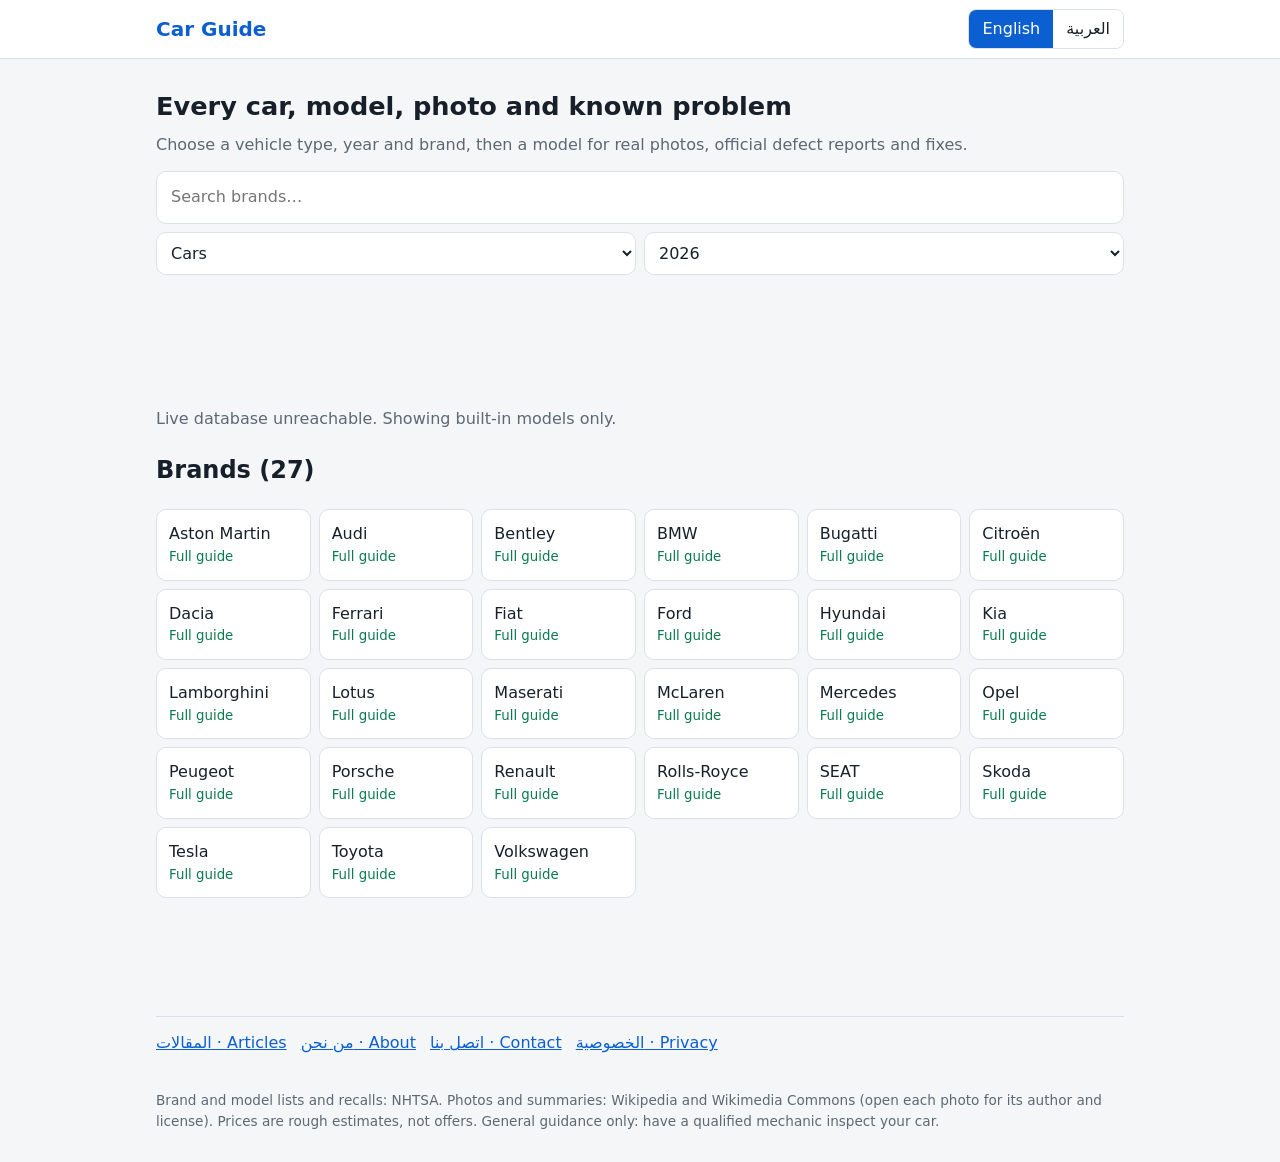
<file: index.html>
<!DOCTYPE html>
<html lang="en"><head><meta charset="utf-8">
<meta name="viewport" content="width=device-width, initial-scale=1, viewport-fit=cover">
<title>Car Guide · دليل السيارات</title>
<meta name="description" content="Car Guide: cars, trucks, motorcycles and buses with photos, specs, known problems and fixes. دليل السيارات والشاحنات والدراجات والحافلات: الصور والمواصفات والأعطال وحلولها.">
<style>
:root{--bg:#f4f6f8;--card:#fff;--tx:#17202a;--mut:#5d6874;--ac:#0b5fd1;--bd:#dce1e7;--bad:#b3261e;--good:#0b7a4f;box-sizing:border-box;padding-top:env(safe-area-inset-top,0px);padding-bottom:env(safe-area-inset-bottom,0px)}
@media (prefers-color-scheme:dark){:root:not([data-theme="light"]){--bg:#0f1318;--card:#171d24;--tx:#e8eaed;--mut:#9aa5b1;--ac:#6aa6ff;--bd:#28313b;--bad:#f2867f;--good:#4cc79a}}
*{box-sizing:border-box}html{scroll-padding-top:env(safe-area-inset-top,0px)}
body{margin:0;background:var(--bg);color:var(--tx);font-family:system-ui,-apple-system,"Segoe UI",Tahoma,Arial,sans-serif;line-height:1.55}
.wrap{max-width:1000px;margin:0 auto;padding:0 16px}
.top{background:var(--card);border-bottom:1px solid var(--bd)}.top .wrap{display:flex;justify-content:space-between;align-items:center;height:58px}
.logo{font-weight:800;font-size:1.25rem;color:var(--ac);cursor:pointer}
.lang{display:flex;border:1px solid var(--bd);border-radius:8px;overflow:hidden}.lang button{border:0;background:var(--card);color:var(--tx);padding:7px 13px;cursor:pointer;font:inherit}.lang button.on{background:var(--ac);color:#fff}
.hero{padding:28px 0 12px}.hero h1{margin:0 0 6px;font-size:1.6rem}.hero p{margin:0 0 14px;color:var(--mut)}
input{width:100%;font:inherit;padding:13px 14px;border:1px solid var(--bd);border-radius:10px;background:var(--card);color:var(--tx)}
.grid{display:grid;grid-template-columns:repeat(auto-fill,minmax(150px,1fr));gap:8px;margin:14px 0}
.chip{background:var(--card);border:1px solid var(--bd);color:var(--tx);border-radius:10px;padding:12px;font:inherit;cursor:pointer;text-align:start}.chip:hover{border-color:var(--ac)}.chip small{display:block;color:var(--good)}
.back{background:none;border:0;color:var(--ac);cursor:pointer;font:inherit;padding:8px 0}
.detail{display:grid;grid-template-columns:minmax(0,320px) 1fr;gap:20px;margin:12px 0}@media(max-width:700px){.detail{grid-template-columns:1fr}}
.detail img{width:100%;border-radius:12px;border:1px solid var(--bd);background:var(--card)}.ph{aspect-ratio:4/3;display:grid;place-items:center;border:1px dashed var(--bd);border-radius:12px;color:var(--mut)}
.box{background:var(--card);border:1px solid var(--bd);border-radius:12px;padding:14px 16px;margin-bottom:12px}.box h3{margin:0 0 8px;font-size:1rem}
table{width:100%;border-collapse:collapse}td{padding:6px 0;border-top:1px solid var(--bd)}td:last-child{text-align:end;font-weight:600}
.pr{display:grid;grid-template-columns:1fr 1fr;gap:8px}.pr div{background:var(--bg);border-radius:8px;padding:8px 10px;font-size:.9rem}.pr b{display:block;color:var(--ac)}
.p{border-top:1px solid var(--bd);padding:8px 0}.p .t{color:var(--bad);font-weight:600}.p .s{color:var(--good)}.p .t::before{content:"⚠ "}.p .s::before{content:"✔ "}
.bar{display:flex;gap:8px;margin-top:8px}.bar select{flex:1;font:inherit;padding:10px;border:1px solid var(--bd);border-radius:10px;background:var(--card);color:var(--tx)}.th{width:100%;aspect-ratio:4/3;object-fit:cover;border-radius:8px;margin-bottom:6px;background:var(--bg)}.gal{display:grid;grid-template-columns:repeat(3,1fr);gap:6px;margin-top:8px}.gal img{aspect-ratio:4/3;object-fit:cover;border-radius:8px}.rc{border-top:1px solid var(--bd);padding:8px 0;font-size:.92rem}.rc b{color:var(--bad)}.rc i{display:block;color:var(--good);font-style:normal}.fl{display:flex;gap:14px;flex-wrap:wrap;padding:14px 0;border-top:1px solid var(--bd)}.fl a{color:var(--ac)}.ad{margin:14px auto;text-align:center;min-height:90px}.mut{color:var(--mut)}footer{padding:20px 0 30px;color:var(--mut);font-size:.85rem}
</style>
<!-- GOOGLE ADSENSE: after approval, uncomment and put your publisher ID
<script async src="https://pagead2.googlesyndication.com/pagead/js/adsbygoogle.js?client=ca-pub-XXXXXXXXXXXXXXXX" crossorigin="anonymous"></script>
-->
</head><body>
<div class="top"><div class="wrap"><div class="logo" id="logo">Car Guide</div><div class="lang"><button id="bEn">English</button><button id="bAr">العربية</button></div></div></div>
<div class="wrap">
<div class="hero"><h1 id="h1"></h1><p id="sub"></p><input id="q" type="search"><div class="bar"><select id="ty"></select><select id="yr"></select></div></div>
<div class="ad"><!-- ADSENSE SLOT 1 --></div>
<div id="view"><noscript>Please enable JavaScript to browse the guide. المرجو تفعيل JavaScript لتصفح الدليل.</noscript></div>
<div class="ad"><!-- ADSENSE SLOT 2 --></div>
<nav class="fl"><a href="articles.html">المقالات · Articles</a><a href="about.html">من نحن · About</a><a href="contact.html">اتصل بنا · Contact</a><a href="privacy.html">الخصوصية · Privacy</a></nav>
<footer id="foot"></footer>
</div>
<script>
var CARS=[
{b:"Dacia",m:"Logan / Sandero 1.5 dCi",y:"2013–2020",p:[
 [["Clogged injectors / EGR valve: power loss, black smoke","انسداد البخاخات أو صمام EGR: ضعف في القوة ودخان أسود"],["Clean or replace injectors and EGR valve, use good diesel","تنظيف أو تغيير البخاخات وصمام EGR واستعمال مازوط جيد"]],
 [["Clutch wears early and pedal feels hard","الدبرياج يتلف بسرعة والدواسة تصبح ثقيلة"],["Replace the clutch kit and avoid resting the foot on the pedal","تغيير طقم الدبرياج وتجنب وضع الرجل على الدواسة"]]]},
{b:"Renault",m:"Clio 4 1.5 dCi",y:"2013–2019",p:[
 [["Power steering warning light, heavy steering","ضوء عطل التوجيه والمقود يصبح ثقيلا"],["Check battery and wiring first, then the electric steering motor","فحص البطارية والأسلاك أولا ثم محرك التوجيه الكهربائي"]],
 [["Rattling noise from the front suspension","صوت طقطقة من التعليق الأمامي"],["Replace worn stabilizer links and bushings","تغيير وصلات المثبت والبوشات المتآكلة"]]]},
{b:"Peugeot",m:"208 / 308 1.2 PureTech",y:"2014–2022",p:[
 [["Wet timing belt degrades and can clog the oil system","حزام التوقيت المبلل يتآكل وقد يسد نظام الزيت"],["Replace the belt on schedule (about every 6 years or 100,000 km) and use the exact oil specified","تغيير الحزام في وقته (حوالي كل 6 سنوات أو 100,000 كلم) واستعمال الزيت المحدد بدقة"]],
 [["Higher than normal oil consumption","استهلاك زيت أكثر من المعتاد"],["Check the level every month and see a specialist if it keeps dropping","مراقبة المستوى كل شهر واستشارة مختص إذا استمر في النقصان"]]]},
{b:"Volkswagen",m:"Golf 7 1.6 TDI / DSG",y:"2013–2020",p:[
 [["DSG gearbox judders at low speed","علبة DSG ترتعش عند السرعة المنخفضة"],["Change the gearbox oil and filter on time and update software; clutch pack or mechatronic may need repair","تغيير زيت العلبة والفلتر في وقتهما وتحديث البرنامج وقد يلزم إصلاح الدبرياج أو الميكاترونيك"]],
 [["Clogged particulate filter (DPF) from short trips","انسداد فلتر الجسيمات DPF بسبب المسافات القصيرة"],["Drive 20–30 minutes on a highway regularly so it regenerates, or clean it at a garage","السياقة 20–30 دقيقة في الطريق السيار بانتظام لتجديده أو تنظيفه في الكراج"]]]},
{b:"Toyota",m:"Corolla",y:"2008–2018",p:[
 [["Coolant leak from the water pump","تسرب سائل التبريد من مضخة الماء"],["Replace the water pump and the coolant","تغيير مضخة الماء وسائل التبريد"]],
 [["A/C blows warm air","المكيف لا يبرد"],["Check refrigerant leaks, then the compressor and condenser","فحص تسرب الغاز ثم الكومبريسور والمبرد"]]]},
{b:"Hyundai / Kia",m:"Tucson / Sportage 1.7 CRDi",y:"2015–2021",p:[
 [["Jerky shifts in the dual-clutch (DCT) gearbox at low speed","تشنج في تغيير السرعات بعلبة DCT عند السرعة المنخفضة"],["Software update, gearbox oil service, or clutch replacement","تحديث البرنامج وتغيير زيت العلبة أو تغيير الدبرياج"]],
 [["EGR valve clogging and rough idle","انسداد صمام EGR واهتزاز المحرك في الخمول"],["Clean the EGR valve and intake manifold","تنظيف صمام EGR وممر الهواء"]]]},
{b:"Fiat",m:"Punto / Tipo Dualogic",y:"2008–2018",p:[
 [["Robotized gearbox hesitates or gets stuck","العلبة الروبوتية تتردد أو تتوقف عن التبديل"],["Recalibrate and replace the actuator or clutch; manual gearbox swap is a lasting fix","إعادة المعايرة وتغيير المحرك الصغير أو الدبرياج وتحويلها لعلبة عادية حل دائم"]],
 [["Battery drains overnight","البطارية تفرغ بين ليلة وضحاها"],["Test for a parasitic drain (door, radio, alarm) and replace an old battery","البحث عن تسرب الكهرباء (الباب، الراديو، الإنذار) وتغيير البطارية القديمة"]]]},
{b:"Ford",m:"Fiesta 1.0 EcoBoost / PowerShift",y:"2012–2019",p:[
 [["Clutch shudder in the PowerShift automatic","ارتعاش الدبرياج في علبة PowerShift الأوتوماتيكية"],["Update software and replace the dual clutch with the latest part","تحديث البرنامج وتغيير الدبرياج المزدوج بقطعة محدثة"]],
 [["Coolant loss from the engine","فقدان سائل التبريد من المحرك"],["Pressure-test the cooling system and replace damaged hoses or the coolant parts","فحص ضغط نظام التبريد وتغيير الخراطيم التالفة"]]]}
];
CARS.push(
{b:"Dacia",m:"Duster 1.5 dCi",y:"2012–2022",p:[
 [["Noisy clutch and flywheel","صوت في الدبرياج والفولان"],["Replace clutch kit with flywheel","تغيير الدبرياج مع الفولان"]],
 [["Front suspension wears fast on rough roads","تآكل سريع للتعليق الأمامي في الطرق الوعرة"],["Replace ball joints, bushings and shock absorbers","تغيير الروتول والبوشات والأمورتيسورات"]]]},
{b:"Toyota",m:"Yaris (Hybrid)",y:"2012–2020",p:[
 [["Hybrid battery loses capacity with age","بطارية الهجين تضعف مع الزمن"],["Test the battery, then refurbish or replace it at a hybrid specialist","فحص البطارية ثم إصلاحها أو تغييرها عند مختص في الهجين"]],
 [["A/C weak in summer","المكيف ضعيف في الصيف"],["Refill refrigerant and check for leaks","تعبئة الغاز وفحص التسرب"]]]},
{b:"Mercedes",m:"C-Class C220d (W205)",y:"2014–2021",p:[
 [["AdBlue / NOx sensor warning","تحذير AdBlue أو حساس NOx"],["Diagnose with a scan tool, replace the faulty sensor or AdBlue pump","تشخيص بجهاز الكمبيوتر وتغيير الحساس أو مضخة AdBlue"]],
 [["Worn engine mounts cause vibration","تآكل حوامل المحرك يسبب اهتزازا"],["Replace the engine mounts","تغيير حوامل المحرك"]]]},
{b:"BMW",m:"3 Series 320d (F30)",y:"2012–2018",p:[
 [["Timing chain wear on older N47 engines","تآكل سلسلة التوقيت في محركات N47 القديمة"],["Replace the chain at the first rattle, not after it breaks","تغييرها عند أول صوت طقطقة وليس بعد انكسارها"]],
 [["Oil leak from the oil filter housing gasket","تسرب الزيت من جوان علبة الفلتر"],["Replace the gasket","تغيير الجوان"]]]}
);
var PR=[["132,000 – 200,000","60,000 – 110,000"],["190,000 – 260,000","70,000 – 120,000"],["210,000 – 290,000","80,000 – 170,000"],["330,000 – 450,000","130,000 – 230,000"],["300,000 – 400,000","90,000 – 220,000"],["330,000 – 450,000","150,000 – 280,000"],["190,000 – 250,000","40,000 – 110,000"],["—","60,000 – 120,000"],["220,000 – 300,000","100,000 – 190,000"],["200,000 – 280,000","80,000 – 150,000"],["520,000 – 750,000","250,000 – 480,000"],["480,000 – 650,000","200,000 – 400,000"]];
CARS.forEach(function(c,k){c.pr=PR[k]});
var WT=["Dacia Logan","Renault Clio","Peugeot 208","Volkswagen Golf","Toyota Corolla","Hyundai Tucson","Fiat Punto","Ford Fiesta","Dacia Duster","Toyota Yaris","Mercedes-Benz C-Class","BMW 3 Series"];
var SP=[["1.5 dCi · 1461 cc","75–90","D"],["1.5 dCi · 1461 cc","75–90","D"],["1.2 PureTech · 1199 cc","82–130","T"],["1.6 TDI · 1598 cc","90–115","D"],["1.6–1.8 · 1598–1798 cc","132–140","P"],["1.7 CRDi · 1685 cc","115–141","D"],["1.3 Multijet · 1248 cc","75–95","D"],["1.0 EcoBoost · 999 cc","100–140","T"],["1.5 dCi · 1461 cc","90–110","D"],["1.5 Hybrid · 1497 cc","100","H"],["2.1 diesel · 2143 cc","170–194","D"],["2.0 diesel · 1995 cc","163–190","D"]];
var F={D:["Diesel","ديزل"],P:["Petrol","بنزين"],T:["Turbo petrol","بنزين تيربو"],H:["Hybrid","هجين"],E:["Electric","كهربائي"],M:["Petrol / Diesel","بنزين / ديزل"]};
CARS.forEach(function(c,k){c.w=WT[k];c.sp=SP[k]});
var WB=["Wet timing belt (PureTech 1.2) degrades and can clog the oil system","حزام التوقيت المبلل (PureTech 1.2) يتآكل وقد يسد نظام الزيت","Replace it on schedule (about every 6 years / 100,000 km) with the exact oil specified","تغييره في وقته (حوالي كل 6 سنوات / 100,000 كلم) بالزيت المحدد بدقة"],
EDC=["Dual-clutch (EDC/DSG) gearbox judders at low speed","علبة الدبرياج المزدوج (EDC/DSG) ترتعش عند السرعة المنخفضة","Gearbox oil service and software update; the clutch pack may need replacing","تغيير زيت العلبة وتحديث البرنامج وقد يلزم تغيير الدبرياج"],
DPF=["Clogged particulate filter (DPF) from short urban trips","انسداد فلتر الجسيمات (DPF) بسبب المسافات القصيرة في المدينة","Drive 20–30 minutes on a highway regularly, or have it cleaned at a garage","السياقة 20–30 دقيقة في الطريق السيار بانتظام أو تنظيفه في الكراج"],
EGR=["Clogged injectors / EGR valve: power loss, black smoke","انسداد البخاخات أو صمام EGR: ضعف في القوة ودخان أسود","Clean or replace injectors and EGR valve, use good diesel","تنظيف أو تغيير البخاخات وصمام EGR واستعمال مازوط جيد"],
ADB=["AdBlue / SCR system warning (BlueHDi)","تحذير نظام AdBlue / SCR (BlueHDi)","Diagnose with a scan tool; clean or replace the faulty injector, heater or sensor","التشخيص بجهاز الكمبيوتر وتنظيف أو تغيير البخاخ أو المسخن أو الحساس المعطوب"],
CHN=["Timing chain stretch on older 1.2 TSI engines (about 2010–2014)","تمدد سلسلة التوقيت في محركات 1.2 TSI القديمة (حوالي 2010–2014)","Replace the chain set at the first rattle","تغيير طقم السلسلة عند أول طقطقة"],
INF=["Infotainment screen freezes or lags","شاشة المعلومات تتجمد أو تتأخر","Software update or system reset at the dealer","تحديث البرنامج أو إعادة ضبط النظام عند الوكيل"],
AMT=["Automated manual (AMT) gearbox jerks when shifting","علبة AMT الآلية تتشنج عند التبديل","Clutch actuator service and software update","صيانة محرك الدبرياج وتحديث البرنامج"],
CLU=["Clutch wears early and pedal feels hard","الدبرياج يتلف بسرعة والدواسة تصبح ثقيلة","Replace the clutch kit and avoid resting the foot on the pedal","تغيير طقم الدبرياج وتجنب وضع الرجل على الدواسة"],
SUS=["Front suspension wears fast on rough roads or heavy loads","تآكل سريع للتعليق الأمامي في الطرق الوعرة أو الحمولة الثقيلة","Replace ball joints, bushings and shock absorbers","تغيير الروتول والبوشات والأمورتيسورات"],
TCH=["Timing chain wear on older N47 diesel (118d, about 2007–2014)","تآكل سلسلة التوقيت في ديزل N47 القديم (118d حوالي 2007–2014)","Replace the chain at the first rattle, not after it breaks","تغييرها عند أول طقطقة وليس بعد انكسارها"],
CLT=["Coolant leak from the thermostat housing (1.4 Turbo)","تسرب سائل التبريد من علبة الثرموستات (1.4 تيربو)","Replace the housing and top up the coolant","تغيير علبة الثرموستات وتعبئة سائل التبريد"];
function A(b,m,y,w,sp,p,t){CARS.push({t:t||"car",b:b,m:m,y:y,w:w,sp:sp,pr:["?","?"],p:p.map(function(q){return[[q[0],q[1]],[q[2],q[3]]]})})}
A("BMW","1 Series 118d / 118i","2011–2026","BMW 1 Series",["1.5 (3 cyl) · 1499 cc / 2.0 diesel","136–156 (M135: 300)","M"],[TCH,EDC]);
A("Renault","Captur 1.5 dCi / 0.9 TCe","2013–2026","Renault Captur",["1.5 dCi · 1461 cc / 0.9 TCe · 898 cc","90–115","M"],[EDC,EGR]);
A("Renault","Megane 4 1.5 dCi","2016–2023","Renault Mégane",["1.5 dCi · 1461 cc","95–115","D"],[EDC,INF]);
A("Renault","Symbol 1.5 dCi","2013–2020","Renault Symbol",["1.5 dCi · 1461 cc / 1.2 · 1149 cc","75–90","M"],[CLU,SUS]);
A("Renault","Kangoo 1.5 dCi","2008–2021","Renault Kangoo",["1.5 dCi · 1461 cc","75–110","D"],[EGR,SUS]);
A("Dacia","Jogger","2022–2026","Dacia Jogger",["1.0 TCe · 999 cc / Eco-G LPG / 1.8 Hybrid","100–140","M"],[]);
A("Dacia","Spring","2021–2026","Dacia Spring",["Electric motor","45–65","E"],[]);
A("Peugeot","301 1.5 BlueHDi / 1.2","2013–","Peugeot 301",["1.5 BlueHDi · 1499 cc / 1.2 PureTech · 1199 cc","82–100","M"],[WB]);
A("Peugeot","2008 PureTech / BlueHDi","2013–2026","Peugeot 2008",["1.2 PureTech · 1199 cc / 1.5 BlueHDi · 1499 cc","100–130","M"],[WB,ADB]);
A("Peugeot","3008 1.5 BlueHDi","2016–2026","Peugeot 3008",["1.5 BlueHDi · 1499 cc / 1.2 PureTech","130","M"],[ADB,INF]);
A("Citroën","C3 PureTech / BlueHDi","2016–2026","Citroën C3",["1.2 PureTech · 1199 cc / 1.5 BlueHDi","82–110","M"],[WB,AMT]);
A("Citroën","Berlingo 1.5 BlueHDi","2008–2026","Citroën Berlingo",["1.5 BlueHDi · 1499 cc / 1.6 HDi","75–130","D"],[DPF,SUS]);
A("Skoda","Octavia 1.6 TDI","2013–2026","Škoda Octavia",["1.6–2.0 TDI / 1.4 TSI","105–150","M"],[EDC,DPF]);
A("Skoda","Fabia 1.2 TSI","2010–2026","Škoda Fabia",["1.2 TSI · 1197 cc / 1.0 TSI","90–110","P"],[CHN]);
A("SEAT","Ibiza 1.0 TSI / 1.6 TDI","2008–2026","SEAT Ibiza",["1.0 TSI / 1.2 TSI / 1.6 TDI","90–115","M"],[CHN,EDC]);
A("SEAT","Leon 1.6 TDI","2013–2026","SEAT León",["1.6–2.0 TDI","115–150","D"],[EDC,DPF]);
A("Opel","Corsa 1.2 PureTech","2019–2026","Opel Corsa",["1.2 PureTech · 1199 cc","75–130","P"],[WB]);
A("Opel","Astra 1.6 CDTI / 1.4 Turbo","2010–2022","Opel Astra",["1.6 CDTI · 1598 cc / 1.4 Turbo","110–150","M"],[CLT,EGR]);
A("Hyundai / Kia","i10 / Picanto 1.0–1.2","2014–2026","Hyundai i10",["1.0 · 998 cc / 1.2 · 1248 cc","67–84","P"],[AMT]);
var AIR=["Air suspension leaks or the compressor fails (car sags, warning message)","تسرب في تعليق الهواء أو تعطل الكومبريسور (السيارة تنخفض وتظهر رسالة تحذير)","Replace the leaking air springs and the compressor at a specialist","تغيير بالونات الهواء المتسربة والكومبريسور عند مختص"],
OIL=["Higher oil consumption on older 2.0 TFSI engines (about 2008–2012)","استهلاك زيت أكثر في محركات 2.0 TFSI القديمة (حوالي 2008–2012)","Check the oil level often; piston rings and PCV valve may need repair","مراقبة مستوى الزيت باستمرار وقد يلزم إصلاح الشنابر وصمام PCV"],
IMS=["IMS bearing failure on older 996 / 997.1 engines (about 1999–2008)","عطب رولمان IMS في محركات 996 / 997.1 القديمة (حوالي 1999–2008)","Replace the IMS bearing preventively, ideally during a clutch job","تغيير رولمان IMS وقائيا ويفضل أثناء تغيير الدبرياج"],
ISR=["Single-clutch ISR gearbox shifts roughly at low speed","علبة ISR بدبرياج واحد تبدل بخشونة عند السرعة المنخفضة","Clutch wear check and software update at a specialist","فحص تآكل الدبرياج وتحديث البرنامج عند مختص"],
NOX=["AdBlue / NOx sensor warning","تحذير AdBlue أو حساس NOx","Diagnose with a scan tool, replace the faulty sensor or AdBlue pump","تشخيص بجهاز الكمبيوتر وتغيير الحساس أو مضخة AdBlue"],
FDC=["Clutch shudder in the PowerShift automatic","ارتعاش الدبرياج في علبة PowerShift الأوتوماتيكية","Update software and replace the dual clutch with the latest part","تحديث البرنامج وتغيير الدبرياج المزدوج بقطعة محدثة"],
COOL=["Coolant loss from the engine","فقدان سائل التبريد من المحرك","Pressure-test the cooling system and replace damaged hoses or parts","فحص ضغط نظام التبريد وتغيير الخراطيم أو القطع التالفة"],
F1D=["Dual-clutch wears faster in stop-and-go traffic","الدبرياج المزدوج يتآكل أسرع في الزحمة","Have the clutch wear checked by a Ferrari specialist and replace it before it fails","فحص تآكل الدبرياج عند مختص فيراري وتغييره قبل أن يتعطل"];
A("Renault","Clio 5 1.0 TCe / 1.5 dCi","2019–2026","Renault Clio V",["1.0 TCe · 999 cc / 1.5 Blue dCi / E-Tech hybrid","90–140","M"],[EDC,INF]);
A("Renault","Arkana","2021–2026","Renault Arkana",["1.3 TCe · 1332 cc / E-Tech hybrid","140–160","M"],[]);
A("Renault","Austral","2022–2026","Renault Austral",["1.2 mild hybrid / E-Tech full hybrid","130–200","H"],[]);
A("Toyota","Yaris Cross (Hybrid)","2021–2026","Toyota Yaris Cross",["1.5 Hybrid · 1490 cc","116–130","H"],[]);
A("Toyota","Hilux 2.4 D-4D","2016–2026","Toyota Hilux",["2.4 / 2.8 D-4D diesel","150–204","D"],[DPF,SUS]);
A("Hyundai / Kia","i20 / Rio","2020–2026","Hyundai i20",["1.0 T-GDi · 998 cc / 1.2","84–120","P"],[]);
A("Audi","A3 1.4 TFSI / 1.6 TDI","2013–2026","Audi A3",["1.4 / 1.5 TFSI / 1.6–2.0 TDI","110–150","M"],[EDC,DPF]);
A("Audi","A4 2.0 TDI / 2.0 TFSI","2008–2026","Audi A4",["2.0 TDI · 1968 cc / 2.0 TFSI · 1984 cc","150–252","M"],[OIL,DPF]);
A("Audi","Q5 2.0 TDI","2009–2026","Audi Q5",["2.0 TDI · 1968 cc","150–190","D"],[EDC,DPF]);
A("Mercedes","A-Class A180d / A200","2018–2026","Mercedes-Benz A-Class",["1.5 diesel / 1.3 turbo petrol","116–163","M"],[INF]);
A("Mercedes","E-Class E220d","2016–2026","Mercedes-Benz E-Class",["2.0 diesel · 1950 cc","194","D"],[NOX]);
A("Volkswagen","Polo 1.0 TSI / 1.6 TDI","2010–2026","Volkswagen Polo",["1.0 TSI · 999 cc / 1.6 TDI","80–115","M"],[CHN,EDC]);
A("Volkswagen","Tiguan 2.0 TDI","2016–2026","Volkswagen Tiguan",["2.0 TDI · 1968 cc / 1.4 TSI","150–190","M"],[EDC,DPF]);
A("Ford","Focus 1.0 EcoBoost / 1.5 TDCi","2011–2025","Ford Focus",["1.0 EcoBoost · 999 cc / 1.5 TDCi","95–125","M"],[FDC,COOL]);
A("Tesla","Model 3","2019–2026","Tesla Model 3",["Electric (RWD / AWD)","283–510","E"],[]);
A("Ferrari","488 GTB / F8 Tributo","2015–2023","Ferrari 488",["3.9 V8 twin-turbo · 3902 cc","670–720","T"],[F1D]);
A("Ferrari","296 GTB","2022–2026","Ferrari 296 GTB",["3.0 V6 twin-turbo plug-in hybrid","830","H"],[]);
A("Ferrari","812 Superfast / GTS","2017–2024","Ferrari 812 Superfast",["6.5 V12 · 6496 cc","800","P"],[]);
A("Ferrari","Purosangue","2023–2026","Ferrari Purosangue",["6.5 V12 · 6496 cc","725","P"],[]);
A("Porsche","911 (992 / 991 / 997)","2005–2026","Porsche 911 (992)",["3.0 flat-6 twin-turbo / 3.8–4.0 flat-6","385–650","T"],[IMS]);
A("Porsche","Cayenne 3.0","2010–2026","Porsche Cayenne",["3.0 V6 turbo / 3.0 V6 diesel / V8 turbo","262–640","M"],[AIR]);
A("Porsche","Macan","2014–2026","Porsche Macan",["2.0 turbo / 2.9–3.0 V6 turbo / electric","245–440","M"],[]);
A("Porsche","Panamera","2010–2026","Porsche Panamera",["2.9 V6 TT / 4.0 V8 TT / hybrid","330–630","M"],[AIR]);
A("Porsche","718 Cayman / Boxster","2016–2026","Porsche 718 Cayman",["2.0–2.5 flat-4 turbo / 4.0 flat-6","300–420","T"],[]);
A("Lamborghini","Huracán","2014–2024","Lamborghini Huracán",["5.2 V10 · 5204 cc","580–640","P"],[]);
A("Lamborghini","Urus","2018–2026","Lamborghini Urus",["4.0 V8 twin-turbo · 3996 cc","650–666","T"],[]);
A("Lamborghini","Aventador","2011–2022","Lamborghini Aventador",["6.5 V12 · 6498 cc","700–770","P"],[ISR]);
A("Maserati","Ghibli / Levante","2013–2024","Maserati Ghibli (M157)",["3.0 V6 twin-turbo / 3.0 V6 diesel","250–430","M"],[]);
A("Maserati","MC20","2021–2026","Maserati MC20",["3.0 V6 twin-turbo · 2992 cc","630","T"],[]);
A("Aston Martin","DB11 / DB12","2016–2026","Aston Martin DB11",["4.0 V8 TT / 5.2 V12 TT","510–680","T"],[]);
A("Aston Martin","Vantage","2018–2026","Aston Martin Vantage (2018)",["4.0 V8 twin-turbo · 3982 cc","510–665","T"],[]);
A("Aston Martin","DBX","2020–2026","Aston Martin DBX",["4.0 V8 twin-turbo","550–707","T"],[]);
A("McLaren","570S / 720S","2015–2023","McLaren 720S",["3.8–4.0 V8 twin-turbo","562–720","T"],[]);
A("McLaren","Artura","2022–2026","McLaren Artura",["3.0 V6 TT plug-in hybrid","680","H"],[]);
A("Bentley","Continental GT","2003–2026","Bentley Continental GT",["4.0 V8 TT / 6.0 W12 TT / hybrid","550–782","T"],[AIR]);
A("Bentley","Bentayga","2016–2026","Bentley Bentayga",["4.0 V8 TT / 6.0 W12 TT","550–635","T"],[AIR]);
A("Bentley","Flying Spur","2005–2026","Bentley Flying Spur",["4.0 V8 TT / 6.0 W12 TT","550–635","T"],[AIR]);
A("Rolls-Royce","Ghost","2010–2026","Rolls-Royce Ghost",["6.75 V12 twin-turbo","563–600","T"],[]);
A("Rolls-Royce","Cullinan","2018–2026","Rolls-Royce Cullinan",["6.75 V12 twin-turbo","571–600","T"],[]);
A("Rolls-Royce","Phantom","2003–2026","Rolls-Royce Phantom VIII",["6.75 V12 twin-turbo","563–571","T"],[]);
A("Lotus","Emira","2022–2026","Lotus Emira",["2.0 turbo / 3.5 V6 supercharged","360–400","P"],[]);
A("Bugatti","Chiron","2016–2024","Bugatti Chiron",["8.0 W16 quad-turbo","1500","T"],[]);
var CHAIN=["Drive chain stretches and sprockets wear","السلسلة تتمدد وتتآكل الأسنان","Lubricate the chain every 500 km; replace chain and both sprockets together","تشحيم السلسلة كل 500 كلم وتغيير السلسلة مع الترسين معا"],
CVT=["Variator rollers and belt wear: weak acceleration, vibration","تآكل رولمات الفاريوتور والحزام: تسارع ضعيف واهتزاز","Replace rollers and belt about every 15,000–20,000 km","تغيير الرولمات والحزام تقريبا كل 15,000–20,000 كلم"],
DESMO=["Valve clearance (Desmo) service is due at fixed intervals","فحص خلوص الصمامات (Desmo) واجب في فترات محددة","Follow the service book and use a Ducati specialist","احترام دفتر الصيانة والذهاب إلى مختص دوكاتي"],
MT9=["Abrupt, jerky throttle response on first-generation MT-09 (about 2014–2016)","استجابة خانق عنيفة ومتقطعة في الجيل الأول من MT-09 (حوالي 2014–2016)","ECU software update at a Yamaha dealer","تحديث برنامج الكمبيوتر عند وكيل ياماها"],
SCR=["AdBlue / SCR system fault (power reduced warning)","عطل نظام AdBlue / SCR (تحذير تقليل القوة)","Diagnose, then clean or replace the dosing module, NOx sensor or heater; use quality AdBlue","التشخيص ثم تنظيف أو تغيير وحدة الحقن أو حساس NOx أو المسخن واستعمال AdBlue جيد"],
WBE=["Wet timing belt (2.0 EcoBlue) can degrade over time","حزام التوقيت المبلل (2.0 EcoBlue) قد يتآكل مع الزمن","Replace the belt on schedule with the correct oil","تغيير الحزام في وقته بالزيت الصحيح"];
var MO="motorcycle",TR="truck",BU="bus";
A("Honda","CBR600RR","2003–2024","Honda CBR600RR",["599 cc inline-4","118","P"],[CHAIN],MO);
A("Honda","CBR1000RR-R Fireblade","2020–2026","Honda CBR1000RR-R Fireblade",["999 cc inline-4","215","P"],[CHAIN],MO);
A("Honda","Africa Twin CRF1100L","2020–2026","Honda Africa Twin",["1084 cc parallel twin","102–115","P"],[CHAIN],MO);
A("Honda","PCX 125","2010–2026","Honda PCX",["125 cc single","12","P"],[CVT],MO);
A("Honda","Forza 350","2021–2026","Honda Forza",["330 cc single","29","P"],[CVT],MO);
A("Yamaha","YZF-R1","2015–2026","Yamaha YZF-R1",["998 cc crossplane inline-4","200","P"],[CHAIN],MO);
A("Yamaha","MT-07","2014–2026","Yamaha MT-07",["689 cc parallel twin","73","P"],[CHAIN],MO);
A("Yamaha","MT-09","2014–2026","Yamaha MT-09",["890 cc triple","119","P"],[MT9,CHAIN],MO);
A("Yamaha","TMAX","2001–2026","Yamaha TMAX",["562 cc parallel twin","47","P"],[CVT],MO);
A("Yamaha","NMAX 125","2015–2026","Yamaha NMAX",["125 cc single","12","P"],[CVT],MO);
A("Yamaha","Ténéré 700","2019–2026","Yamaha Ténéré 700",["689 cc parallel twin","72","P"],[CHAIN],MO);
A("Kawasaki","Ninja ZX-10R","2016–2026","Kawasaki Ninja ZX-10R",["998 cc inline-4","203","P"],[CHAIN],MO);
A("Kawasaki","Z900","2017–2026","Kawasaki Z900",["948 cc inline-4","125","P"],[CHAIN],MO);
A("Kawasaki","Ninja 400","2018–2026","Kawasaki Ninja 400",["399 cc parallel twin","45","P"],[CHAIN],MO);
A("Kawasaki","Versys 650","2015–2026","Kawasaki Versys 650",["649 cc parallel twin","67","P"],[CHAIN],MO);
A("Suzuki","GSX-R1000","2017–2026","Suzuki GSX-R1000",["999 cc inline-4","202","P"],[CHAIN],MO);
A("Suzuki","Hayabusa","2021–2026","Suzuki Hayabusa",["1340 cc inline-4","187","P"],[CHAIN],MO);
A("Suzuki","V-Strom 650","2017–2026","Suzuki V-Strom 650",["645 cc V-twin","71","P"],[CHAIN],MO);
A("Suzuki","Burgman 125","2007–2026","Suzuki Burgman",["125 cc single","9","P"],[CVT],MO);
A("KTM","390 Duke","2017–2026","KTM 390 Duke",["399 cc single","44","P"],[CHAIN],MO);
A("KTM","790 Duke","2018–2023","KTM 790 Duke",["799 cc parallel twin","105","P"],[CHAIN],MO);
A("KTM","1290 Super Duke R","2014–2026","KTM 1290 Super Duke R",["1301 cc V-twin","180","P"],[CHAIN],MO);
A("KTM","1290 Super Adventure","2015–2026","KTM 1290 Super Adventure",["1301 cc V-twin","160","P"],[CHAIN],MO);
A("Ducati","Panigale V4","2018–2026","Ducati Panigale V4",["1103 cc V4","215–220","P"],[DESMO],MO);
A("Ducati","Monster","2014–2026","Ducati Monster",["937 cc L-twin","111","P"],[DESMO],MO);
A("Ducati","Multistrada V4","2021–2026","Ducati Multistrada",["1158 cc V4","170","P"],[DESMO],MO);
A("Ducati","Scrambler","2015–2026","Ducati Scrambler",["803 cc L-twin","73","P"],[DESMO],MO);
A("BMW","S 1000 RR","2010–2026","BMW S 1000 RR",["999 cc inline-4","205–210","P"],[CHAIN],MO);
A("BMW","R 1250 GS","2019–2026","BMW R 1250 GS",["1254 cc boxer twin","136","P"],[],MO);
A("BMW","R nineT","2014–2023","BMW R nineT",["1170 cc boxer twin","110","P"],[],MO);
A("BMW","F 850 GS","2018–2026","BMW F 850 GS",["853 cc parallel twin","95","P"],[CHAIN],MO);
A("BMW","G 310 R","2016–2026","BMW G 310 R",["313 cc single","34","P"],[CHAIN],MO);
A("Triumph","Street Triple","2007–2026","Triumph Street Triple",["765 cc triple","118–128","P"],[CHAIN],MO);
A("Triumph","Speed Triple 1200 RS","2018–2026","Triumph Speed Triple",["1160 cc triple","180","P"],[CHAIN],MO);
A("Triumph","Tiger 900","2020–2026","Triumph Tiger 900",["888 cc triple","108","P"],[CHAIN],MO);
A("Harley-Davidson","Street Glide","2014–2026","Harley-Davidson Street Glide",["1868 cc V-twin (Milwaukee-Eight)","90–95","P"],[],MO);
A("Harley-Davidson","Iron 883","2009–2021","Harley-Davidson Iron 883",["883 cc V-twin","50","P"],[],MO);
A("Vespa","Primavera 125","2013–2026","Vespa Primavera",["125 cc single","12","P"],[CVT],MO);
A("Vespa","GTS 300","2008–2026","Vespa GTS",["278 cc single","23","P"],[CVT],MO);
A("Peugeot","Django 125","2014–2026","Peugeot Django",["125 cc single","11–12","P"],[CVT],MO);
A("Toyota","Hilux 2.4 D-4D","2016–2026","Toyota Hilux",["2.4 / 2.8 D-4D diesel","150–204","D"],[DPF,SUS],TR);
A("Ford","Ranger 2.0 / 3.2 diesel","2012–2026","Ford Ranger",["2.0 EcoBlue / 3.2 TDCi","130–213","D"],[WBE],TR);
A("Isuzu","D-Max 1.9 / 3.0","2012–2026","Isuzu D-Max",["1.9 / 3.0 diesel","150–190","D"],[DPF],TR);
A("Mitsubishi","L200 / Triton 2.4","2015–2026","Mitsubishi L200",["2.4 diesel","150–181","D"],[DPF],TR);
A("Nissan","Navara 2.3 dCi","2015–2026","Nissan Navara",["2.3 dCi diesel","160–190","D"],[],TR);
A("Volkswagen","Amarok 2.0 TDI / 3.0 V6","2010–2026","Volkswagen Amarok",["2.0 TDI / 3.0 V6 TDI","140–258","D"],[DPF],TR);
A("Mercedes","Actros","1996–2026","Mercedes-Benz Actros",["OM 471 · 12.8 L diesel","421–625","D"],[SCR],TR);
A("Volvo","FH","1993–2026","Volvo FH",["D13 · 12.8 L / D17 · 16.1 L diesel","420–780","D"],[SCR],TR);
A("Scania","R-series","2004–2026","Scania R-series",["DC13 · 13 L / DC16 V8 diesel","360–770","D"],[SCR],TR);
A("MAN","TGX","2007–2026","MAN TGX",["D26 · 12.4 L diesel","400–640","D"],[SCR],TR);
A("DAF","XF","1997–2026","DAF XF",["MX-11 / MX-13 diesel","330–530","D"],[SCR],TR);
A("Renault","Trucks T","2013–2026","Renault Trucks T",["DTI 13 · 13 L diesel","380–520","D"],[SCR],TR);
A("Iveco","Daily","1978–2026","Iveco Daily",["2.3 / 3.0 diesel","116–210","D"],[DPF],TR);
A("Renault","Master 2.3 dCi","2010–2026","Renault Master",["2.3 dCi diesel","135–180","D"],[EGR],TR);
A("Mercedes","Sprinter","1995–2026","Mercedes-Benz Sprinter",["2.1 diesel","114–190","D"],[EGR,DPF],TR);
A("Ford","Transit 2.0 EcoBlue","2000–2026","Ford Transit",["2.0 EcoBlue diesel","105–185","D"],[WBE],TR);
A("Peugeot","Boxer 2.2 BlueHDi","2006–2026","Peugeot Boxer",["2.2 BlueHDi diesel","120–165","D"],[ADB],TR);
A("Mercedes","Tourismo","1994–2026","Mercedes-Benz Tourismo",["OM 470 / OM 471 diesel","430–510","D"],[SCR],BU);
A("Mercedes","Citaro","1997–2026","Mercedes-Benz Citaro",["OM 936 · 7.7 L diesel","245–354","D"],[SCR],BU);
A("Volvo","9700","2001–2026","Volvo 9700",["D8K / D11K diesel","350–460","D"],[SCR],BU);
A("Scania","Touring / Interlink","2010–2026","Scania Touring",["DC09 / DC13 diesel","280–450","D"],[SCR],BU);
A("MAN","Lion's Coach","2006–2026","MAN Lion's Coach",["D26 diesel","400–480","D"],[SCR],BU);
A("Iveco","Crossway","2006–2026","Iveco Crossway",["Tector 6 / Cursor 9 diesel","280–360","D"],[SCR],BU);
A("Yutong","ZK series","2005–2026","Yutong ZK6122H9",["Diesel and electric variants","varies by model","M"],[],BU);



var EXTRA={"BMW":["1 Series","2 Series Active Tourer","2 Series Gran Coupé","iX1","iX2","iX3"],"Renault":["Clio","Captur","Megane","Symbol","Kangoo","Austral","Arkana"],"Dacia":["Logan","Sandero","Duster","Jogger","Spring","Bigster"],"Peugeot":["208","301","308","2008","3008","5008","Partner"],"Citroën":["C3","C4","C3 Aircross","C5 Aircross","Berlingo"],"Skoda":["Fabia","Octavia","Kodiaq","Karoq"],"SEAT":["Ibiza","Leon","Ateca"],"Opel":["Corsa","Astra","Mokka"]};
var TX={en:{h1:"Every car, model, photo and known problem",sub:"Choose a vehicle type, year and brand, then a model for real photos, official defect reports and fixes.",ph:"Search brands…",phm:"Search models…",brands:"Brands",models:"Models",back:"← Back",load:"Loading…",fail:"Live database unreachable. Showing built-in models only.",cur:"Full guide",eng:"Engine",hp:"Power (hp)",fuel:"Fuel",pn:"New price (MAD)",pu:"Used price (MAD)",pb:"Common problems and fixes",rec:"Official defect reports (NHTSA recalls)",fix:"Fix: ",norec:"No recalls found for this model and year.",pl:"Check current prices on",nop:"Not enough long-term problem data for this model yet.",noapi:"Recall data is available for US-market models only.",nodata:"Specs and prices for this model are not in our database yet.",src:"Source: Wikipedia",all:"All years",gal:"Photos (Wikimedia Commons)",g:"Search common problems on Google",foot:"Brand and model lists and recalls: NHTSA. Photos and summaries: Wikipedia and Wikimedia Commons (open each photo for its author and license). Prices are rough estimates, not offers. General guidance only: have a qualified mechanic inspect your car.",none:"No results.",ty:{car:"Cars",truck:"Trucks",motorcycle:"Motorcycles",bus:"Buses"}},
ar:{h1:"كل السيارات والموديلات والصور والأعطال المعروفة",sub:"اختر نوع المركبة والسنة والماركة ثم الموديل لتشاهد صورا حقيقية وتقارير العيوب الرسمية وحلولها.",ph:"ابحث عن ماركة…",phm:"ابحث عن موديل…",brands:"الماركات",models:"الموديلات",back:"→ رجوع",load:"جار التحميل…",fail:"قاعدة البيانات المباشرة غير متاحة. تظهر الموديلات المضمنة فقط.",cur:"دليل كامل",eng:"المحرك",hp:"القوة (حصان)",fuel:"الوقود",pn:"سعر الجديد (درهم)",pu:"سعر المستعمل (درهم)",pb:"الأعطال الشائعة وحلولها",rec:"تقارير العيوب الرسمية (استدعاءات NHTSA)",fix:"الحل: ",norec:"لا توجد استدعاءات لهذا الموديل وهذه السنة.",pl:"راجع الأثمنة الحالية في",nop:"لا توجد بعد بيانات كافية عن أعطال هذا الموديل على المدى الطويل.",noapi:"بيانات الاستدعاءات متوفرة فقط للموديلات المباعة في السوق الأمريكي.",nodata:"المواصفات والأثمنة لهذا الموديل غير متوفرة بعد.",src:"المصدر: ويكيبيديا",all:"كل السنوات",gal:"صور (ويكيميديا كومنز)",g:"ابحث عن الأعطال الشائعة في Google",foot:"قوائم الماركات والموديلات والاستدعاءات: NHTSA. الصور والملخصات: ويكيبيديا وويكيميديا كومنز (افتح كل صورة لمعرفة صاحبها ورخصتها). الأثمنة تقريبية وليست عروضا. معلومات عامة فقط: اعرض سيارتك على ميكانيكي مختص.",none:"لا توجد نتائج.",ty:{car:"سيارات",truck:"شاحنات",motorcycle:"دراجات نارية",bus:"حافلات"}}};
var CY=new Date().getFullYear(),L="en",API="https://vpic.nhtsa.dot.gov/api/vehicles/",B=[],failed=false;
var S={t:"car",y:CY,v:"home",b:null,items:[],x:null};
try{if(localStorage.getItem("lang")==="ar")L="ar"}catch(e){}
var $=function(i){return document.getElementById(i)},N=function(s){return String(s).toLowerCase().replace(/[^a-z0-9]/g,"")},I=function(){return L==="ar"?1:0};
var esc=function(s){return String(s).replace(/[&<>"]/g,function(c){return{"&":"&amp;","<":"&lt;",">":"&gt;",'"':"&quot;"}[c]})};
var bm=function(a,b){return a.indexOf(b)===0||b.indexOf(a)===0},enc=encodeURIComponent;
function nice(s){if(s.toLowerCase()==="kia")return"Kia";if(s.length<=3)return s.toUpperCase();return s.toLowerCase().replace(/(^|[\s-])(\w)/g,function(m,a,b){return a+b.toUpperCase()})}
var LG=/logo|emblem|badge|symbol|icon|wordmark|\.svg|signature|flag/i,IC={};
async function jget(u){var r=await fetch(u);if(!r.ok)throw 0;return r.json()}
function fillSel(){var t=TX[L],o="";for(var k in t.ty)o+='<option value="'+k+'">'+t.ty[k]+'</option>';$("ty").innerHTML=o;$("ty").value=S.t;
 o='<option value="all">'+t.all+'</option>';for(var y=CY+1;y>=1990;y--)o+='<option>'+y+'</option>';$("yr").innerHTML=o;$("yr").value=S.y}
function ui(){var t=TX[L],h=document.documentElement;h.lang=L;h.dir=L==="ar"?"rtl":"ltr";
 $("h1").textContent=t.h1;$("sub").textContent=t.sub;$("foot").textContent=t.foot;$("q").placeholder=S.v==="brand"?t.phm:t.ph;
 var d=S.v==="detail";$("q").style.display=d?"none":"";document.querySelector(".bar").style.display=d?"none":"";
 $("bEn").classList.toggle("on",L==="en");$("bAr").classList.toggle("on",L==="ar")}
function curFor(k){return CARS.filter(function(c){return(c.t||"car")===S.t&&c.b.split("/").some(function(x){return bm(N(x),k)})})}
async function loadBrands(){S.v="home";$("view").textContent=TX[L].load;B=[];failed=false;
 try{var d=await jget(API+"GetMakesForVehicleType/"+S.t+"?format=json");B=d.Results.map(function(r){return{n:nice(r.MakeName),k:N(r.MakeName),id:r.MakeId}})}catch(e){failed=true}
 CARS.forEach(function(c){if((c.t||"car")!==S.t)return;c.b.split("/").forEach(function(x){x=x.trim();var k=N(x);if(!B.some(function(b){return bm(b.k,k)}))B.push({n:x,k:k,id:null})})});
 if(S.t==="car")Object.keys(EXTRA).forEach(function(n){var k=N(n);if(!B.some(function(b){return bm(b.k,k)}))B.push({n:n,k:k,id:null})});
 B.sort(function(a,b){return a.n.localeCompare(b.n)});draw()}
async function lazy(img){var t=img.dataset.t,u=IC[t];
 if(u===undefined){u=null;try{var w=await jget("https://en.wikipedia.org/api/rest_v1/page/summary/"+enc(t.replace(/ /g,"_")));if(w.type!=="disambiguation"&&w.thumbnail&&!LG.test(w.thumbnail.source))u=w.thumbnail.source}catch(e){}IC[t]=u}
 if(u){img.src=u;img.style.display="block"}}
function draw(){ui();var t=TX[L],q=N($("q").value),h="";
 if(S.v==="home"){var l=B.filter(function(b){return!q||b.k.indexOf(q)>=0});
  h=(failed?'<p class="mut">'+t.fail+'</p>':"")+'<h2>'+t.brands+' ('+l.length+')</h2><div class="grid">'+l.map(function(b){return'<button class="chip" data-b="'+B.indexOf(b)+'">'+esc(b.n)+(curFor(b.k).length?'<small>'+t.cur+'</small>':"")+'</button>'}).join("")+'</div>'+(l.length?"":t.none)}
 else if(S.v==="brand"){var m=S.items.filter(function(x){return!q||N(x.n).indexOf(q)>=0});
  h='<button class="back" id="bk">'+t.back+'</button><h2>'+esc(S.b.n)+' · '+t.models+' ('+m.length+')</h2><div class="grid">'+m.map(function(x){return'<button class="chip" data-m="'+S.items.indexOf(x)+'"><img class="th" alt="" style="display:none" data-t="'+esc(x.c?x.c.w:S.b.n+" "+x.n)+'">'+esc(x.n)+(x.c?'<small>'+t.cur+'</small>':"")+'</button>'}).join("")+'</div>'+(m.length?"":t.none)}
 $("view").innerHTML=h;
 $("view").querySelectorAll("[data-b]").forEach(function(e){e.onclick=function(){openBrand(B[+e.dataset.b])}});
 $("view").querySelectorAll("[data-m]").forEach(function(e){e.onclick=function(){openModel(S.items[+e.dataset.m])}});
 var io=new IntersectionObserver(function(es){es.forEach(function(e){if(e.isIntersecting){io.unobserve(e.target);lazy(e.target)}})},{rootMargin:"250px"});
 $("view").querySelectorAll("img.th").forEach(function(i){io.observe(i)});
 var bk=$("bk");if(bk)bk.onclick=function(){S.v="home";$("q").value="";draw()}}
async function openBrand(b){S.v="brand";S.b=b;S.items=[];$("q").value="";$("view").textContent=TX[L].load;
 var cur=curFor(b.k),names=[],mk=enc(b.n),y=S.y,urls=[];
 if(y!=="all"){urls.push(API+"GetModelsForMakeYear/make/"+mk+"/modelyear/"+y+"/vehicletype/"+S.t+"?format=json",API+"GetModelsForMakeYear/make/"+mk+"/modelyear/"+y+"?format=json")}
 if(b.id)urls.push(API+"GetModelsForMakeId/"+b.id+"?format=json");
 for(var j=0;j<urls.length&&!names.length;j++){try{var d=await jget(urls[j]);d.Results.forEach(function(r){if(names.indexOf(r.Model_Name)<0)names.push(r.Model_Name)})}catch(e){}}
 names.sort();var used=[];
 S.items=names.map(function(n){var c=N(n).length>=3?cur.filter(function(c){return N(c.m).indexOf(N(n))>=0})[0]:null;if(c)used.push(c);return{n:n,c:c,us:true}});
 cur.forEach(function(c){if(used.indexOf(c)<0)S.items.push({n:c.m,c:c,us:false})});
 if(S.t==="car")Object.keys(EXTRA).forEach(function(n){if(!bm(N(n),b.k))return;EXTRA[n].forEach(function(m){var k=N(m);if(!S.items.some(function(x){return N(x.n)===k||(x.c&&N(x.c.m).indexOf(k)===0)}))S.items.push({n:m,c:null,us:false})})});
 S.items.sort(function(a,b){return a.n.localeCompare(b.n,undefined,{numeric:true})});draw()}
async function wiki(title){var lg=L==="ar"?["ar","en"]:["en"];
 for(var j=0;j<lg.length;j++){try{var w=await jget("https://"+lg[j]+".wikipedia.org/api/rest_v1/page/summary/"+enc(title.replace(/ /g,"_")));if(w.type!=="disambiguation")return w}catch(e){}}
 try{var o=await jget("https://en.wikipedia.org/w/api.php?action=opensearch&limit=1&format=json&origin=*&search="+enc(title));if(o[1][0])return await jget("https://en.wikipedia.org/api/rest_v1/page/summary/"+enc(o[1][0].replace(/ /g,"_")))}catch(e){}return null}
async function commons(title){try{var d=await jget("https://commons.wikimedia.org/w/api.php?action=query&generator=search&gsrnamespace=6&gsrlimit=15&prop=imageinfo&iiprop=url%7Cmime&iiurlwidth=360&format=json&origin=*&gsrsearch="+enc(title+" filetype:bitmap"));
 return Object.keys(d.query.pages).map(function(k){var p=d.query.pages[k],i=p.imageinfo&&p.imageinfo[0];if(i)i.t=p.title;return i}).filter(function(i){return i&&i.mime==="image/jpeg"&&!LG.test(i.t)}).slice(0,6)}catch(e){return[]}}
async function recalls(x){var el=$("rec");if(!el)return;var t=TX[L],y=$("ry").value;
 if(!x.us){el.innerHTML='<p class="mut">'+t.noapi+'</p>';return}
 el.innerHTML=t.load;
 try{var d=await jget("https://api.nhtsa.gov/recalls/recallsByVehicle?make="+enc(S.b.n)+"&model="+enc(x.n)+"&modelYear="+y);var r=d.results||[];
  el.innerHTML=r.length?r.slice(0,10).map(function(c){return'<div class="rc"><b>'+esc(c.Component||"")+'</b> · <a target="_blank" rel="noopener" href="https://www.nhtsa.gov/recalls?nhtsaId='+esc(c.NHTSACampaignNumber)+'">'+esc(c.NHTSACampaignNumber)+'</a><div>'+esc((c.Summary||"").slice(0,350))+'</div><i>'+t.fix+esc((c.Remedy||"").slice(0,300))+'</i></div>'}).join(""):'<p class="mut">'+t.norec+'</p>'}
 catch(e){el.innerHTML='<p class="mut">'+t.fail+'</p>'}}
async function openModel(x){S.v="detail";S.x=x;var t=TX[L],b=S.b,c=x.c;ui();var nm=esc(b.n+" "+(c&&!x.us?c.m:x.n)),title=c?c.w:b.n+" "+x.n;
 $("view").innerHTML='<button class="back" id="bk">'+t.back+'</button><h2>'+nm+'</h2><div class="mut">'+t.load+'</div>';$("bk").onclick=function(){S.v="brand";draw()};
 var r=await Promise.all([wiki(title),commons(title)]),w=r[0],g=r[1],img=w&&w.thumbnail&&!LG.test(w.thumbnail.source)?w.thumbnail.source:(g[0]?g[0].thumburl:null);
 var h='<button class="back" id="bk">'+t.back+'</button><h2>'+nm+'</h2><div class="detail"><div>'+(img?'<img alt="'+nm+'" src="'+esc(img)+'">':'<div class="ph">🚗</div>')+
 (g.length?'<div class="gal" title="'+t.gal+'">'+g.map(function(i){return'<a href="'+esc(i.descriptionurl)+'" target="_blank" rel="noopener"><img loading="lazy" alt="" src="'+esc(i.thumburl)+'"></a>'}).join("")+'</div>':"")+'</div><div>';
 if(w&&w.extract)h+='<div class="box"><p style="margin:0">'+esc(w.extract)+'</p>'+(w.content_urls?'<p class="mut" style="margin:6px 0 0"><a href="'+esc(w.content_urls.desktop.page)+'" target="_blank" rel="noopener">'+t.src+'</a></p>':"")+'</div>';
 if(c){h+='<div class="box"><table><tr><td>'+t.eng+'</td><td>'+esc(c.sp[0])+'</td></tr><tr><td>'+t.hp+'</td><td>'+esc(c.sp[1])+'</td></tr><tr><td>'+t.fuel+'</td><td>'+F[c.sp[2]][I()]+'</td></tr></table></div>'+(c.pr[0]==="?"?'<div class="box mut">'+t.pl+' <a href="https://www.moteur.ma" target="_blank" rel="noopener">Moteur.ma</a> · <a href="https://www.avito.ma" target="_blank" rel="noopener">Avito.ma</a></div>':'<div class="box pr"><div>'+t.pn+'<b>'+c.pr[0]+'</b></div><div>'+t.pu+'<b>'+c.pr[1]+'</b></div></div>')+'<div class="box"><h3>'+t.pb+'</h3>'+(c.p.length?"":'<p class="mut" style="margin:0">'+t.nop+'</p>')+c.p.map(function(p){return'<div class="p"><div class="t">'+esc(p[0][I()])+'</div><div class="s">'+esc(p[1][I()])+'</div></div>'}).join("")+'</div>'}
 else h+='<div class="box mut">'+t.nodata+'</div>';
 var dy=S.y==="all"?CY-1:S.y,ys="";for(var y=CY+1;y>=1990;y--)ys+='<option'+(y==dy?" selected":"")+'>'+y+'</option>';
 h+='<div class="box"><h3>'+t.rec+' <select id="ry">'+ys+'</select></h3><div id="rec"></div><p style="margin:8px 0 0"><a target="_blank" rel="noopener" href="https://www.google.com/search?q='+enc(b.n+" "+x.n+" common problems")+'">'+t.g+'</a></p></div></div></div>';
 $("view").innerHTML=h;$("bk").onclick=function(){S.v="brand";draw()};$("ry").onchange=function(){recalls(x)};recalls(x)}
function setL(l){L=l;try{localStorage.setItem("lang",l)}catch(e){}fillSel();S.v==="detail"&&S.x?openModel(S.x):draw()}
$("bEn").onclick=function(){setL("en")};$("bAr").onclick=function(){setL("ar")};
$("q").oninput=draw;$("logo").onclick=function(){S.v="home";S.b=null;$("q").value="";draw()};
$("ty").onchange=function(){S.t=$("ty").value;loadBrands()};
$("yr").onchange=function(){S.y=$("yr").value==="all"?"all":+$("yr").value;if(S.v==="brand")openBrand(S.b)};
fillSel();loadBrands();
</script></body></html>
</file>
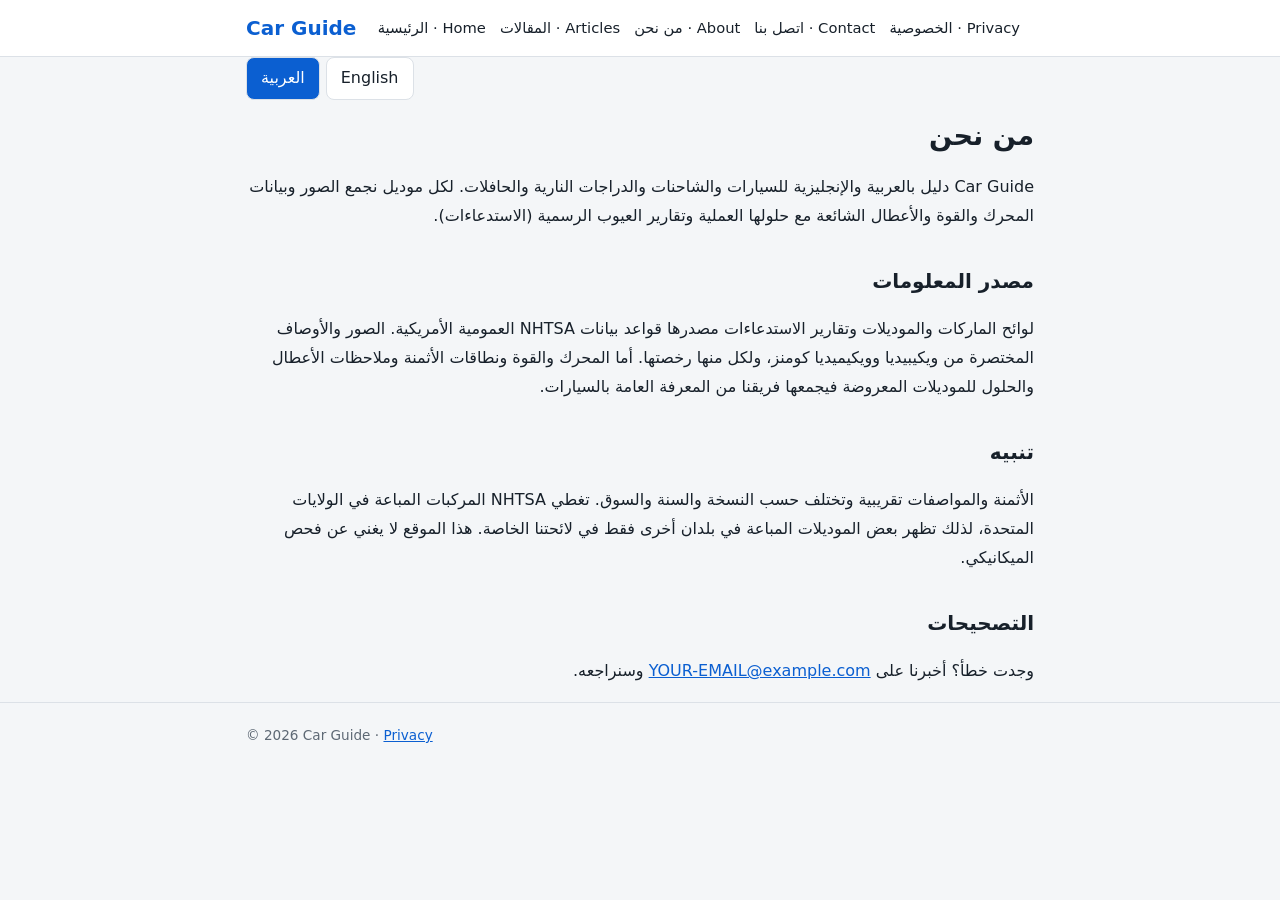
<file: about.html>
<!DOCTYPE html>
<html lang="en" dir="ltr"><head><meta charset="utf-8"><meta name="viewport" content="width=device-width, initial-scale=1"><title>About · من نحن · Car Guide</title><meta name="description" content="About Car Guide. من نحن: دليل السيارات والشاحنات والدراجات والحافلات."><link rel="stylesheet" href="style.css"></head><body><header class="top"><div class="wrap"><a class="logo" href="index.html">Car Guide</a><nav><a href="index.html">الرئيسية · Home</a><a href="articles.html">المقالات · Articles</a><a href="about.html">من نحن · About</a><a href="contact.html">اتصل بنا · Contact</a><a href="privacy.html">الخصوصية · Privacy</a></nav></div></header><main class="wrap"><div class="lt"><button data-l="ar">العربية</button><button data-l="en">English</button></div><div id="en" lang="en" dir="ltr"><h1>About Car Guide</h1><p>Car Guide is an Arabic and English guide to cars, trucks, motorcycles and buses. For each model it brings together photos, engine and power data, common problems with practical fixes, and official defect (recall) reports.</p>
<h2>Where the information comes from</h2><p>Brand and model lists and recall reports come from the U.S. NHTSA public databases. Photos and short descriptions come from Wikipedia and Wikimedia Commons, each under its own license. Engine, power, price ranges and the problem and fix notes for the featured models are compiled by our team from general automotive knowledge.</p>
<h2>Please note</h2><p>Prices and specifications are approximate and vary by version, year and market. NHTSA covers vehicles sold in the United States, so some models sold elsewhere appear only in our own list. This site does not replace a mechanic's inspection.</p>
<h2>Corrections</h2><p>Found a mistake? Please tell us at <a href="mailto:YOUR-EMAIL@example.com">YOUR-EMAIL@example.com</a> and we will review it.</p></div><div id="ar" lang="ar" dir="rtl"><h1>من نحن</h1><p>Car Guide دليل بالعربية والإنجليزية للسيارات والشاحنات والدراجات النارية والحافلات. لكل موديل نجمع الصور وبيانات المحرك والقوة والأعطال الشائعة مع حلولها العملية وتقارير العيوب الرسمية (الاستدعاءات).</p>
<h2>مصدر المعلومات</h2><p>لوائح الماركات والموديلات وتقارير الاستدعاءات مصدرها قواعد بيانات NHTSA العمومية الأمريكية. الصور والأوصاف المختصرة من ويكيبيديا وويكيميديا كومنز، ولكل منها رخصتها. أما المحرك والقوة ونطاقات الأثمنة وملاحظات الأعطال والحلول للموديلات المعروضة فيجمعها فريقنا من المعرفة العامة بالسيارات.</p>
<h2>تنبيه</h2><p>الأثمنة والمواصفات تقريبية وتختلف حسب النسخة والسنة والسوق. تغطي NHTSA المركبات المباعة في الولايات المتحدة، لذلك تظهر بعض الموديلات المباعة في بلدان أخرى فقط في لائحتنا الخاصة. هذا الموقع لا يغني عن فحص الميكانيكي.</p>
<h2>التصحيحات</h2><p>وجدت خطأ؟ أخبرنا على <a href="mailto:YOUR-EMAIL@example.com">YOUR-EMAIL@example.com</a> وسنراجعه.</p></div></main><footer><div class="wrap">© 2026 Car Guide · <a href="privacy.html">Privacy</a></div></footer><script>(function(){var l="ar";try{l=localStorage.getItem("lang")||"ar"}catch(e){}function s(x){["ar","en"].forEach(function(k){document.getElementById(k).hidden=k!==x});document.querySelectorAll(".lt button").forEach(function(b){b.className=b.dataset.l===x?"on":""});try{localStorage.setItem("lang",x)}catch(e){}}document.querySelectorAll(".lt button").forEach(function(b){b.onclick=function(){s(b.dataset.l)}});s(l==="en"?"en":"ar")})()</script></body></html>
</file>
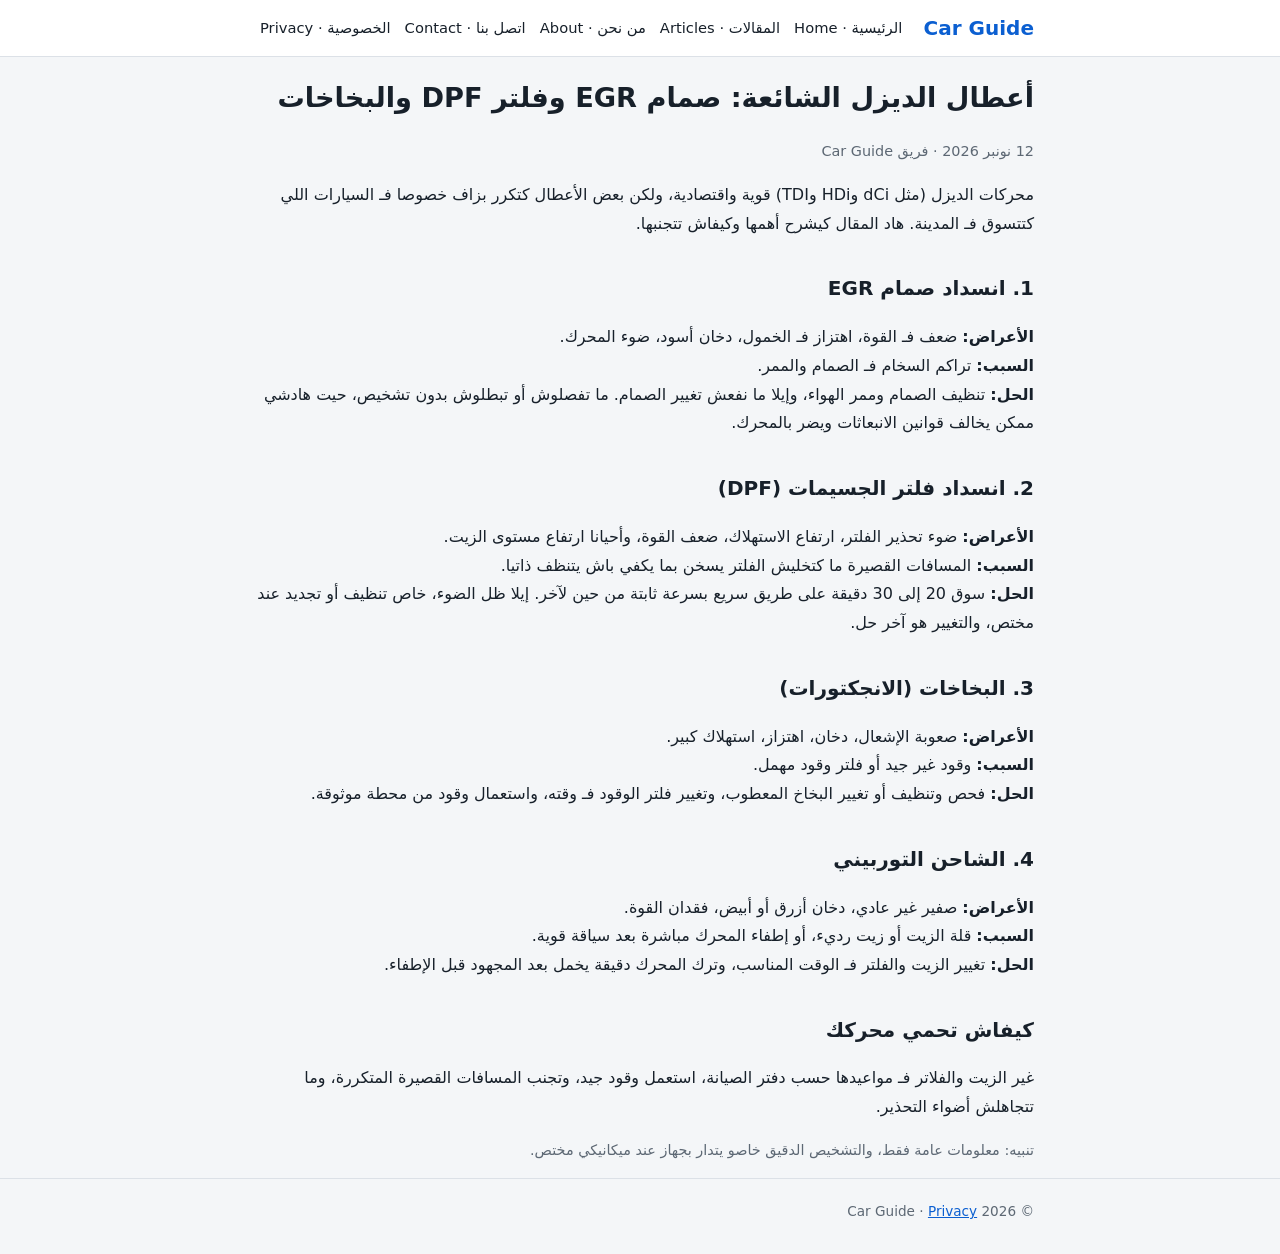
<file: article-diesel-problems.html>
<!DOCTYPE html>
<html lang="ar" dir="rtl"><head><meta charset="utf-8"><meta name="viewport" content="width=device-width, initial-scale=1"><title>أعطال الديزل الشائعة · Car Guide</title><meta name="description" content="أعطال محركات الديزل: EGR وDPF والبخاخات والتوربو وكيفاش تتجنبها."><link rel="stylesheet" href="style.css"></head><body><header class="top"><div class="wrap"><a class="logo" href="index.html">Car Guide</a><nav><a href="index.html">الرئيسية · Home</a><a href="articles.html">المقالات · Articles</a><a href="about.html">من نحن · About</a><a href="contact.html">اتصل بنا · Contact</a><a href="privacy.html">الخصوصية · Privacy</a></nav></div></header><main class="wrap"><article><h1>أعطال الديزل الشائعة: صمام EGR وفلتر DPF والبخاخات</h1><p class="mut">12 نونبر 2026 · فريق Car Guide</p>
<p>محركات الديزل (مثل dCi وHDi وTDI) قوية واقتصادية، ولكن بعض الأعطال كتكرر بزاف خصوصا فـ السيارات اللي كتتسوق فـ المدينة. هاد المقال كيشرح أهمها وكيفاش تتجنبها.</p>
<h2>1. انسداد صمام EGR</h2><p><strong>الأعراض:</strong> ضعف فـ القوة، اهتزاز فـ الخمول، دخان أسود، ضوء المحرك.<br><strong>السبب:</strong> تراكم السخام فـ الصمام والممر.<br><strong>الحل:</strong> تنظيف الصمام وممر الهواء، وإيلا ما نفعش تغيير الصمام. ما تفصلوش أو تبطلوش بدون تشخيص، حيت هادشي ممكن يخالف قوانين الانبعاثات ويضر بالمحرك.</p>
<h2>2. انسداد فلتر الجسيمات (DPF)</h2><p><strong>الأعراض:</strong> ضوء تحذير الفلتر، ارتفاع الاستهلاك، ضعف القوة، وأحيانا ارتفاع مستوى الزيت.<br><strong>السبب:</strong> المسافات القصيرة ما كتخليش الفلتر يسخن بما يكفي باش يتنظف ذاتيا.<br><strong>الحل:</strong> سوق 20 إلى 30 دقيقة على طريق سريع بسرعة ثابتة من حين لآخر. إيلا ظل الضوء، خاص تنظيف أو تجديد عند مختص، والتغيير هو آخر حل.</p>
<h2>3. البخاخات (الانجكتورات)</h2><p><strong>الأعراض:</strong> صعوبة الإشعال، دخان، اهتزاز، استهلاك كبير.<br><strong>السبب:</strong> وقود غير جيد أو فلتر وقود مهمل.<br><strong>الحل:</strong> فحص وتنظيف أو تغيير البخاخ المعطوب، وتغيير فلتر الوقود فـ وقته، واستعمال وقود من محطة موثوقة.</p>
<h2>4. الشاحن التوربيني</h2><p><strong>الأعراض:</strong> صفير غير عادي، دخان أزرق أو أبيض، فقدان القوة.<br><strong>السبب:</strong> قلة الزيت أو زيت رديء، أو إطفاء المحرك مباشرة بعد سياقة قوية.<br><strong>الحل:</strong> تغيير الزيت والفلتر فـ الوقت المناسب، وترك المحرك دقيقة يخمل بعد المجهود قبل الإطفاء.</p>
<h2>كيفاش تحمي محركك</h2><p>غير الزيت والفلاتر فـ مواعيدها حسب دفتر الصيانة، استعمل وقود جيد، وتجنب المسافات القصيرة المتكررة، وما تتجاهلش أضواء التحذير.</p>
<p class="mut">تنبيه: معلومات عامة فقط، والتشخيص الدقيق خاصو يتدار بجهاز عند ميكانيكي مختص.</p></article></main><footer><div class="wrap">© 2026 Car Guide · <a href="privacy.html">Privacy</a></div></footer></body></html>
</file>
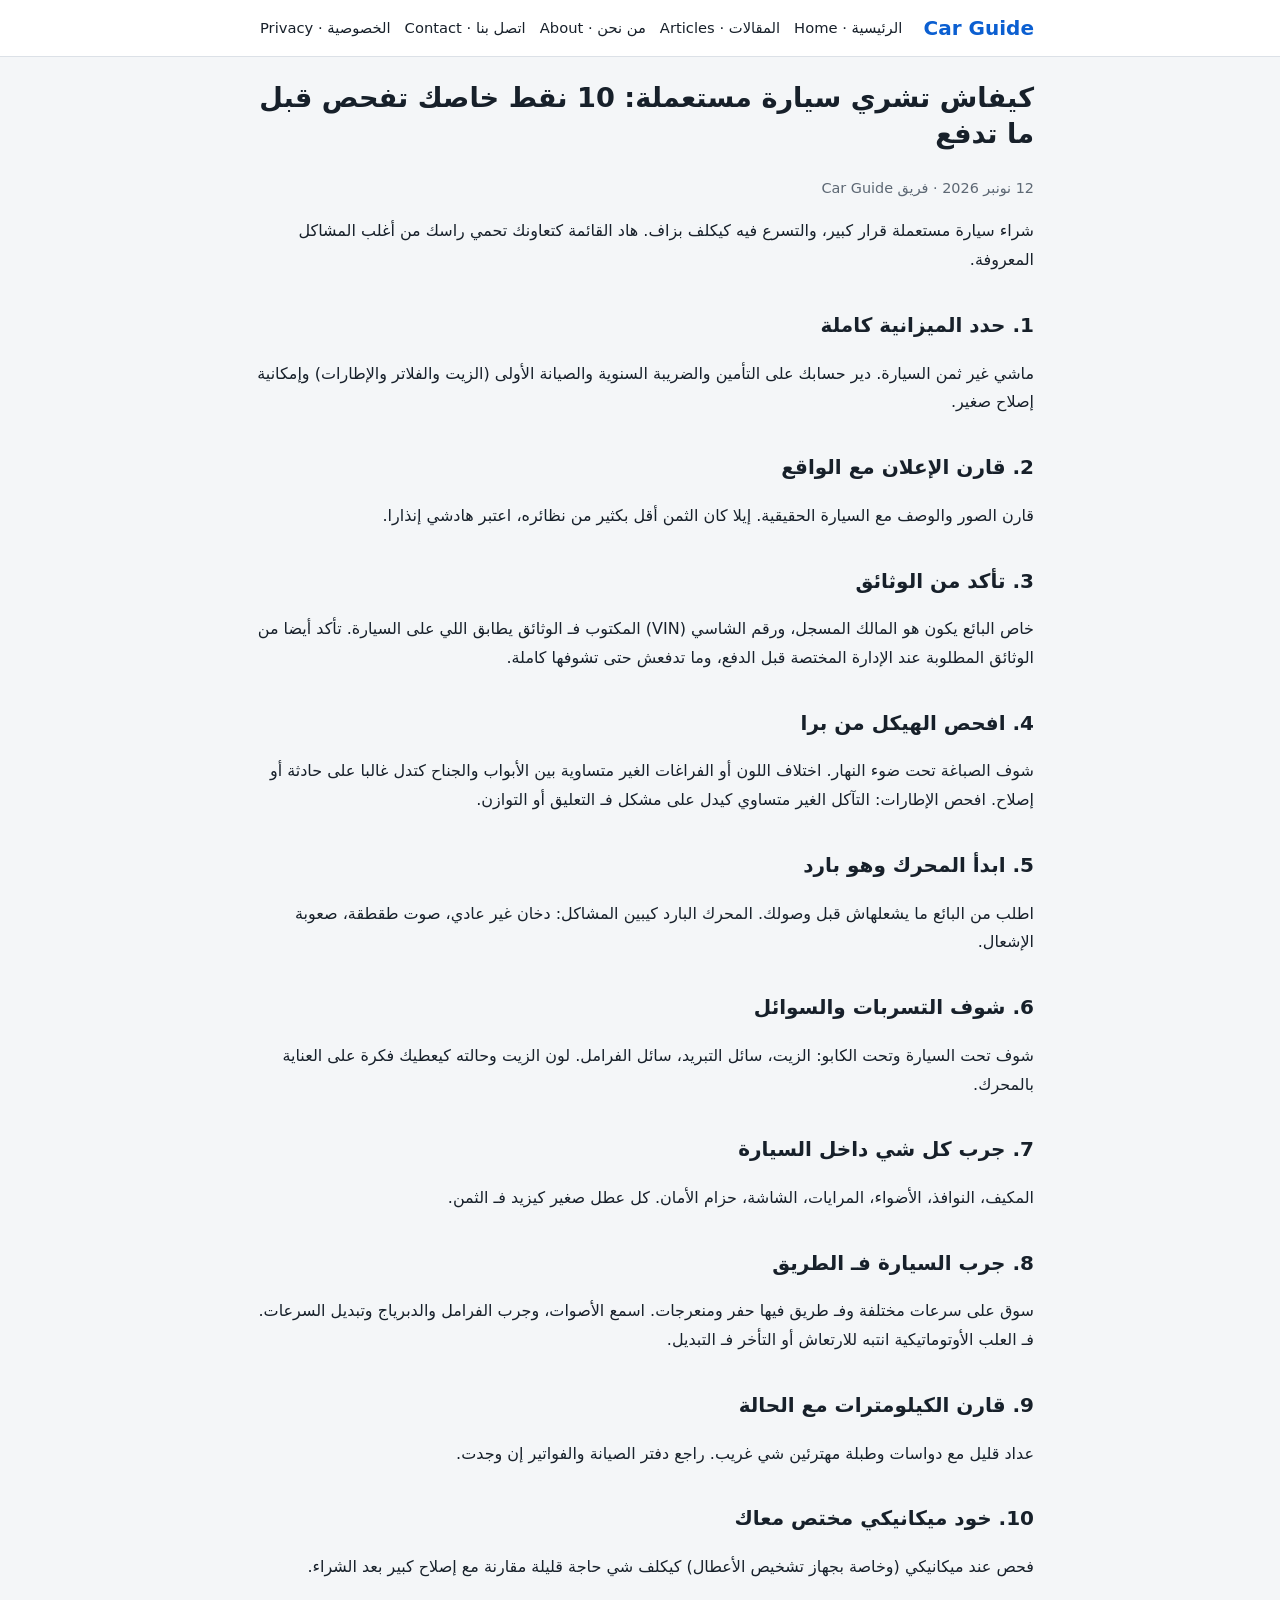
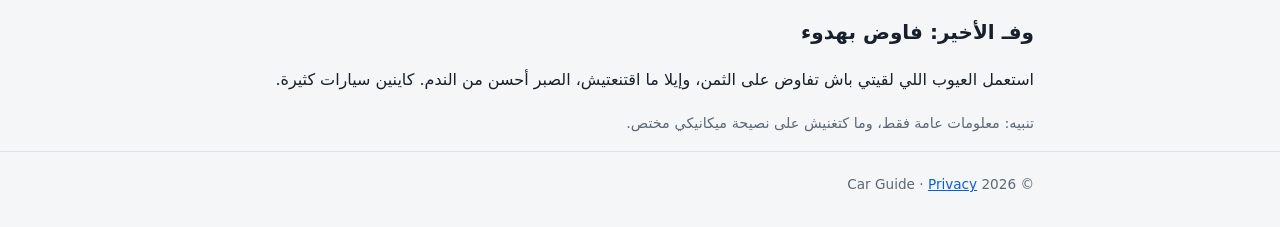
<file: article-used-car-checklist.html>
<!DOCTYPE html>
<html lang="ar" dir="rtl"><head><meta charset="utf-8"><meta name="viewport" content="width=device-width, initial-scale=1"><title>كيفاش تشري سيارة مستعملة · Car Guide</title><meta name="description" content="قائمة من 10 نقط لفحص السيارة المستعملة قبل الشراء."><link rel="stylesheet" href="style.css"></head><body><header class="top"><div class="wrap"><a class="logo" href="index.html">Car Guide</a><nav><a href="index.html">الرئيسية · Home</a><a href="articles.html">المقالات · Articles</a><a href="about.html">من نحن · About</a><a href="contact.html">اتصل بنا · Contact</a><a href="privacy.html">الخصوصية · Privacy</a></nav></div></header><main class="wrap"><article><h1>كيفاش تشري سيارة مستعملة: 10 نقط خاصك تفحص قبل ما تدفع</h1><p class="mut">12 نونبر 2026 · فريق Car Guide</p>
<p>شراء سيارة مستعملة قرار كبير، والتسرع فيه كيكلف بزاف. هاد القائمة كتعاونك تحمي راسك من أغلب المشاكل المعروفة.</p>
<h2>1. حدد الميزانية كاملة</h2><p>ماشي غير ثمن السيارة. دير حسابك على التأمين والضريبة السنوية والصيانة الأولى (الزيت والفلاتر والإطارات) وإمكانية إصلاح صغير.</p>
<h2>2. قارن الإعلان مع الواقع</h2><p>قارن الصور والوصف مع السيارة الحقيقية. إيلا كان الثمن أقل بكثير من نظائره، اعتبر هادشي إنذارا.</p>
<h2>3. تأكد من الوثائق</h2><p>خاص البائع يكون هو المالك المسجل، ورقم الشاسي (VIN) المكتوب فـ الوثائق يطابق اللي على السيارة. تأكد أيضا من الوثائق المطلوبة عند الإدارة المختصة قبل الدفع، وما تدفعش حتى تشوفها كاملة.</p>
<h2>4. افحص الهيكل من برا</h2><p>شوف الصباغة تحت ضوء النهار. اختلاف اللون أو الفراغات الغير متساوية بين الأبواب والجناح كتدل غالبا على حادثة أو إصلاح. افحص الإطارات: التآكل الغير متساوي كيدل على مشكل فـ التعليق أو التوازن.</p>
<h2>5. ابدأ المحرك وهو بارد</h2><p>اطلب من البائع ما يشعلهاش قبل وصولك. المحرك البارد كيبين المشاكل: دخان غير عادي، صوت طقطقة، صعوبة الإشعال.</p>
<h2>6. شوف التسربات والسوائل</h2><p>شوف تحت السيارة وتحت الكابو: الزيت، سائل التبريد، سائل الفرامل. لون الزيت وحالته كيعطيك فكرة على العناية بالمحرك.</p>
<h2>7. جرب كل شي داخل السيارة</h2><p>المكيف، النوافذ، الأضواء، المرايات، الشاشة، حزام الأمان. كل عطل صغير كيزيد فـ الثمن.</p>
<h2>8. جرب السيارة فـ الطريق</h2><p>سوق على سرعات مختلفة وفـ طريق فيها حفر ومنعرجات. اسمع الأصوات، وجرب الفرامل والدبرياج وتبديل السرعات. فـ العلب الأوتوماتيكية انتبه للارتعاش أو التأخر فـ التبديل.</p>
<h2>9. قارن الكيلومترات مع الحالة</h2><p>عداد قليل مع دواسات وطبلة مهترئين شي غريب. راجع دفتر الصيانة والفواتير إن وجدت.</p>
<h2>10. خود ميكانيكي مختص معاك</h2><p>فحص عند ميكانيكي (وخاصة بجهاز تشخيص الأعطال) كيكلف شي حاجة قليلة مقارنة مع إصلاح كبير بعد الشراء.</p>
<h2>وفـ الأخير: فاوض بهدوء</h2><p>استعمل العيوب اللي لقيتي باش تفاوض على الثمن، وإيلا ما اقتنعتيش، الصبر أحسن من الندم. كاينين سيارات كثيرة.</p>
<p class="mut">تنبيه: معلومات عامة فقط، وما كتغنيش على نصيحة ميكانيكي مختص.</p></article></main><footer><div class="wrap">© 2026 Car Guide · <a href="privacy.html">Privacy</a></div></footer></body></html>
</file>
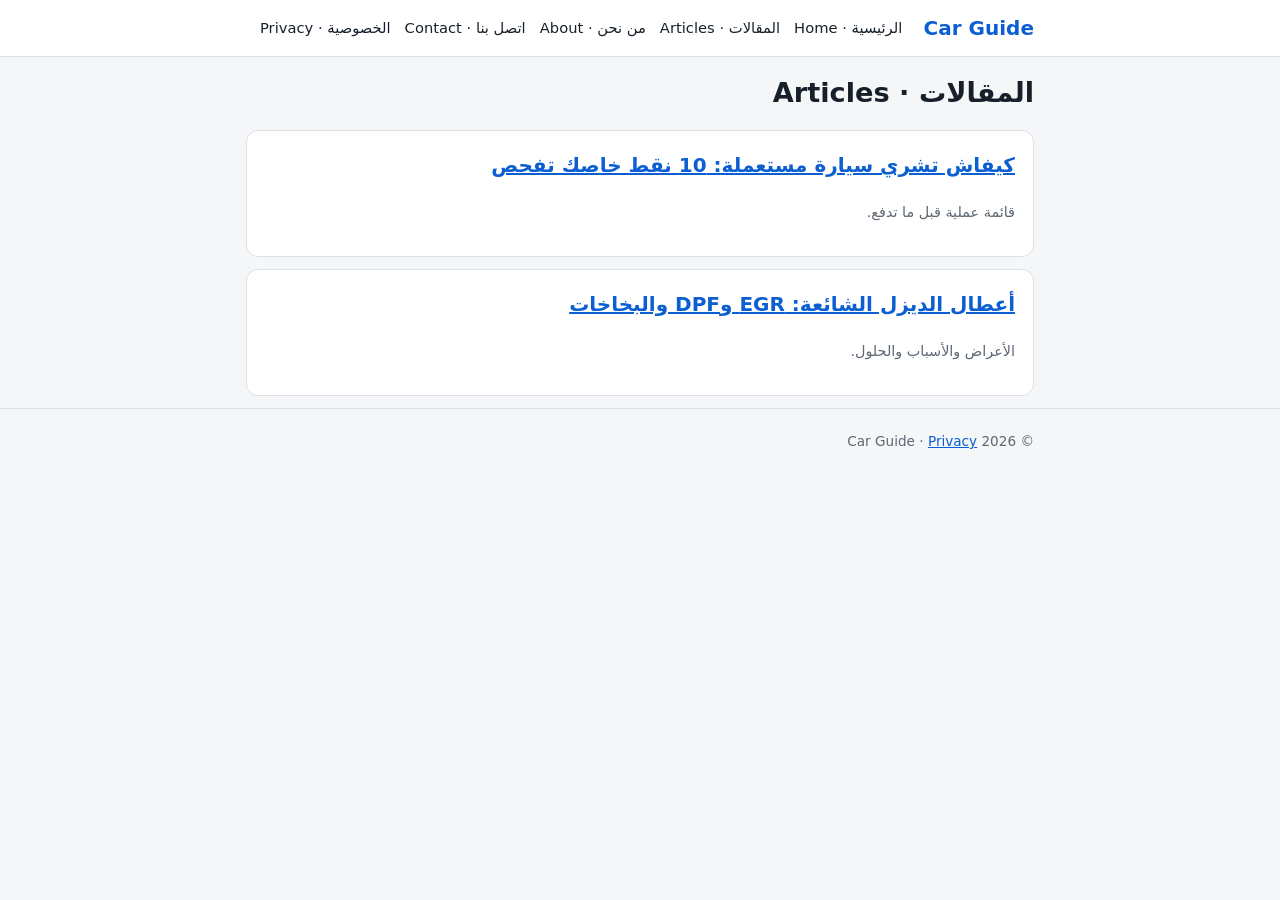
<file: articles.html>
<!DOCTYPE html>
<html lang="ar" dir="rtl"><head><meta charset="utf-8"><meta name="viewport" content="width=device-width, initial-scale=1"><title>المقالات · Articles · Car Guide</title><meta name="description" content="مقالات عن السيارات: الشراء والصيانة والأعطال."><link rel="stylesheet" href="style.css"></head><body><header class="top"><div class="wrap"><a class="logo" href="index.html">Car Guide</a><nav><a href="index.html">الرئيسية · Home</a><a href="articles.html">المقالات · Articles</a><a href="about.html">من نحن · About</a><a href="contact.html">اتصل بنا · Contact</a><a href="privacy.html">الخصوصية · Privacy</a></nav></div></header><main class="wrap"><h1>المقالات · Articles</h1><div class="card"><h2 style="margin-top:0"><a href="article-used-car-checklist.html">كيفاش تشري سيارة مستعملة: 10 نقط خاصك تفحص</a></h2><p class="mut">قائمة عملية قبل ما تدفع.</p></div>
<div class="card"><h2 style="margin-top:0"><a href="article-diesel-problems.html">أعطال الديزل الشائعة: EGR وDPF والبخاخات</a></h2><p class="mut">الأعراض والأسباب والحلول.</p></div></main><footer><div class="wrap">© 2026 Car Guide · <a href="privacy.html">Privacy</a></div></footer></body></html>
</file>
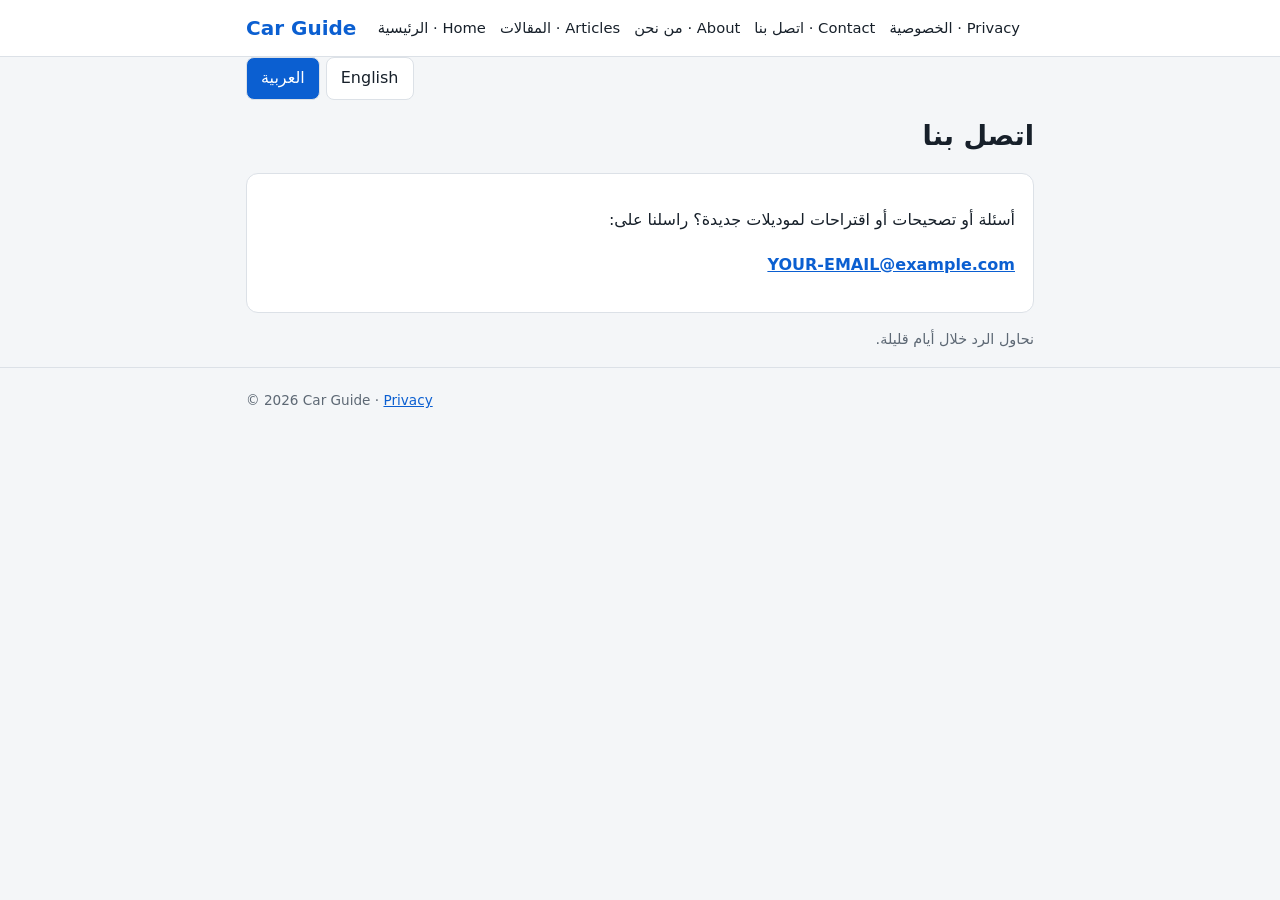
<file: contact.html>
<!DOCTYPE html>
<html lang="en" dir="ltr"><head><meta charset="utf-8"><meta name="viewport" content="width=device-width, initial-scale=1"><title>Contact · اتصل بنا · Car Guide</title><meta name="description" content="Contact Car Guide. اتصل بموقع Car Guide."><link rel="stylesheet" href="style.css"></head><body><header class="top"><div class="wrap"><a class="logo" href="index.html">Car Guide</a><nav><a href="index.html">الرئيسية · Home</a><a href="articles.html">المقالات · Articles</a><a href="about.html">من نحن · About</a><a href="contact.html">اتصل بنا · Contact</a><a href="privacy.html">الخصوصية · Privacy</a></nav></div></header><main class="wrap"><div class="lt"><button data-l="ar">العربية</button><button data-l="en">English</button></div><div id="en" lang="en" dir="ltr"><h1>Contact</h1><div class="card"><p>Questions, corrections or suggestions for new models? Email us:</p><p><strong><a href="mailto:YOUR-EMAIL@example.com">YOUR-EMAIL@example.com</a></strong></p></div><p class="mut">We try to reply within a few days.</p></div><div id="ar" lang="ar" dir="rtl"><h1>اتصل بنا</h1><div class="card"><p>أسئلة أو تصحيحات أو اقتراحات لموديلات جديدة؟ راسلنا على:</p><p><strong><a href="mailto:YOUR-EMAIL@example.com">YOUR-EMAIL@example.com</a></strong></p></div><p class="mut">نحاول الرد خلال أيام قليلة.</p></div></main><footer><div class="wrap">© 2026 Car Guide · <a href="privacy.html">Privacy</a></div></footer><script>(function(){var l="ar";try{l=localStorage.getItem("lang")||"ar"}catch(e){}function s(x){["ar","en"].forEach(function(k){document.getElementById(k).hidden=k!==x});document.querySelectorAll(".lt button").forEach(function(b){b.className=b.dataset.l===x?"on":""});try{localStorage.setItem("lang",x)}catch(e){}}document.querySelectorAll(".lt button").forEach(function(b){b.onclick=function(){s(b.dataset.l)}});s(l==="en"?"en":"ar")})()</script></body></html>
</file>
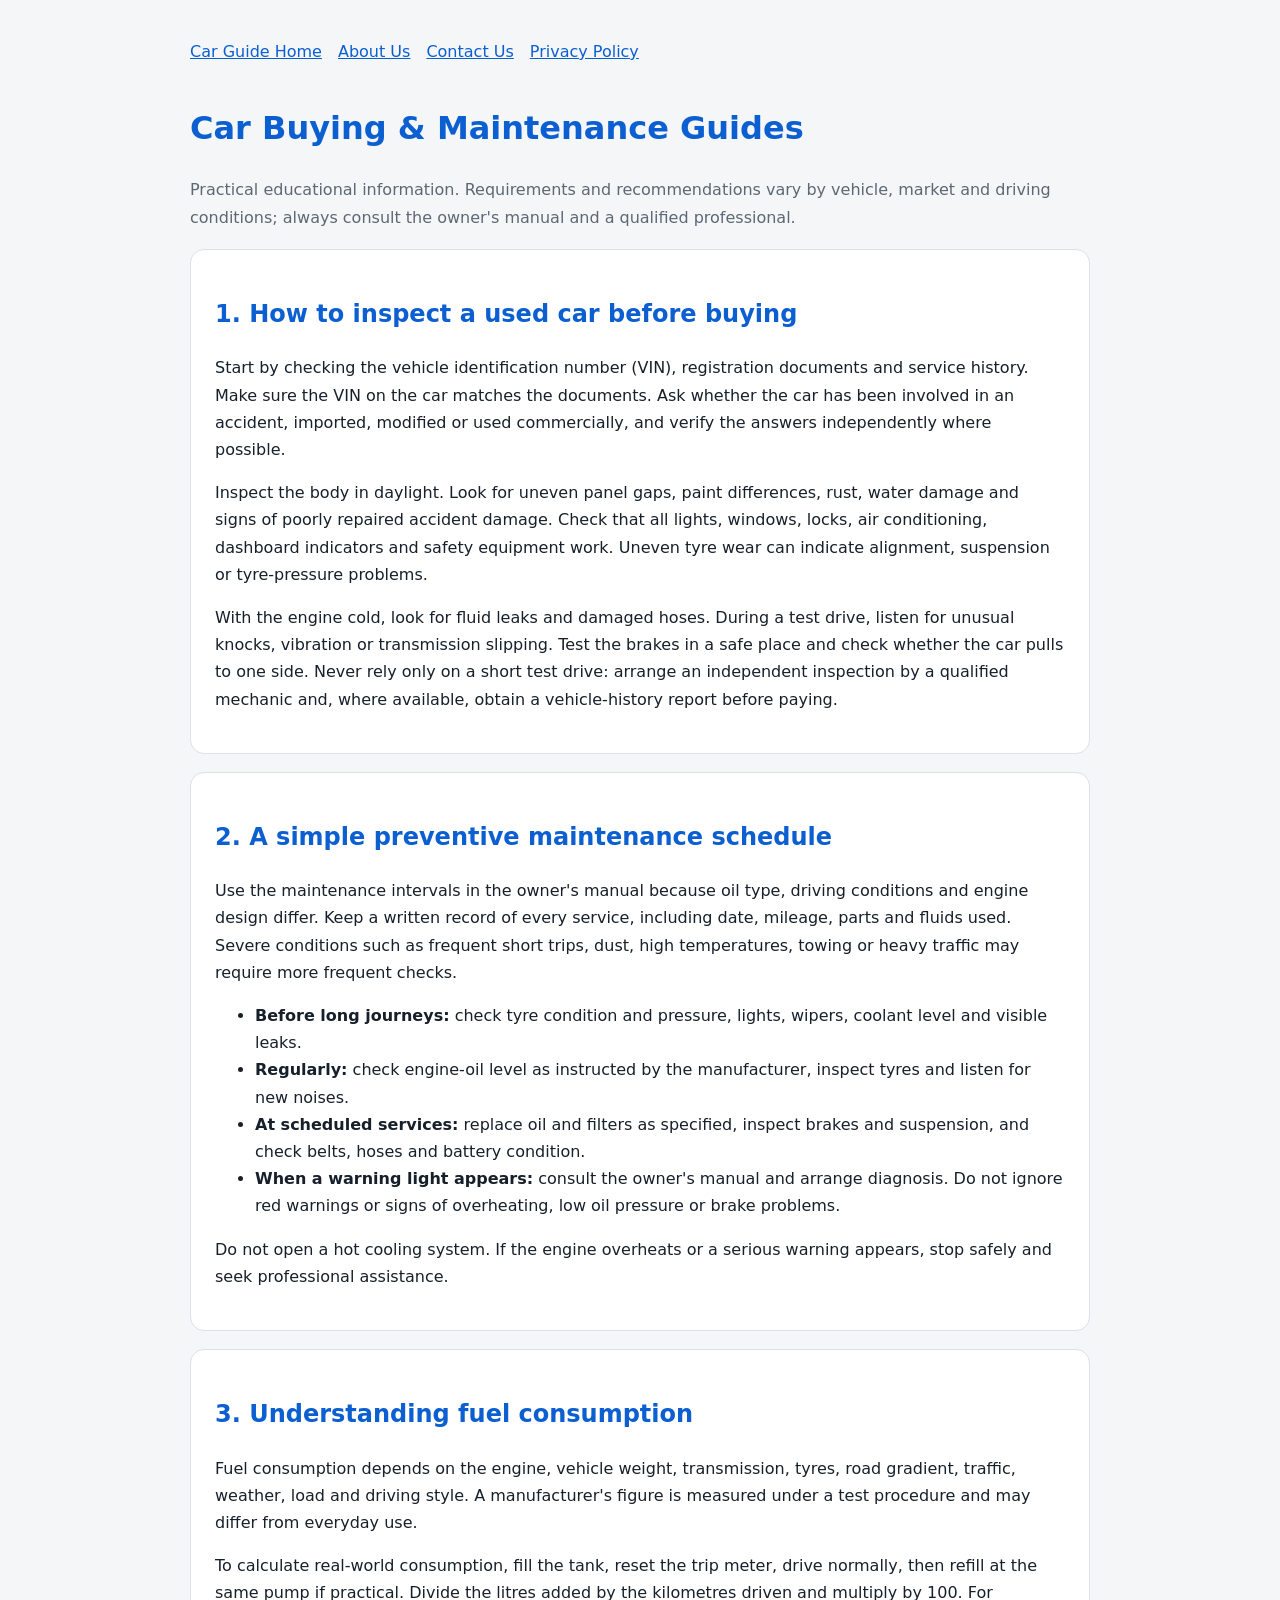
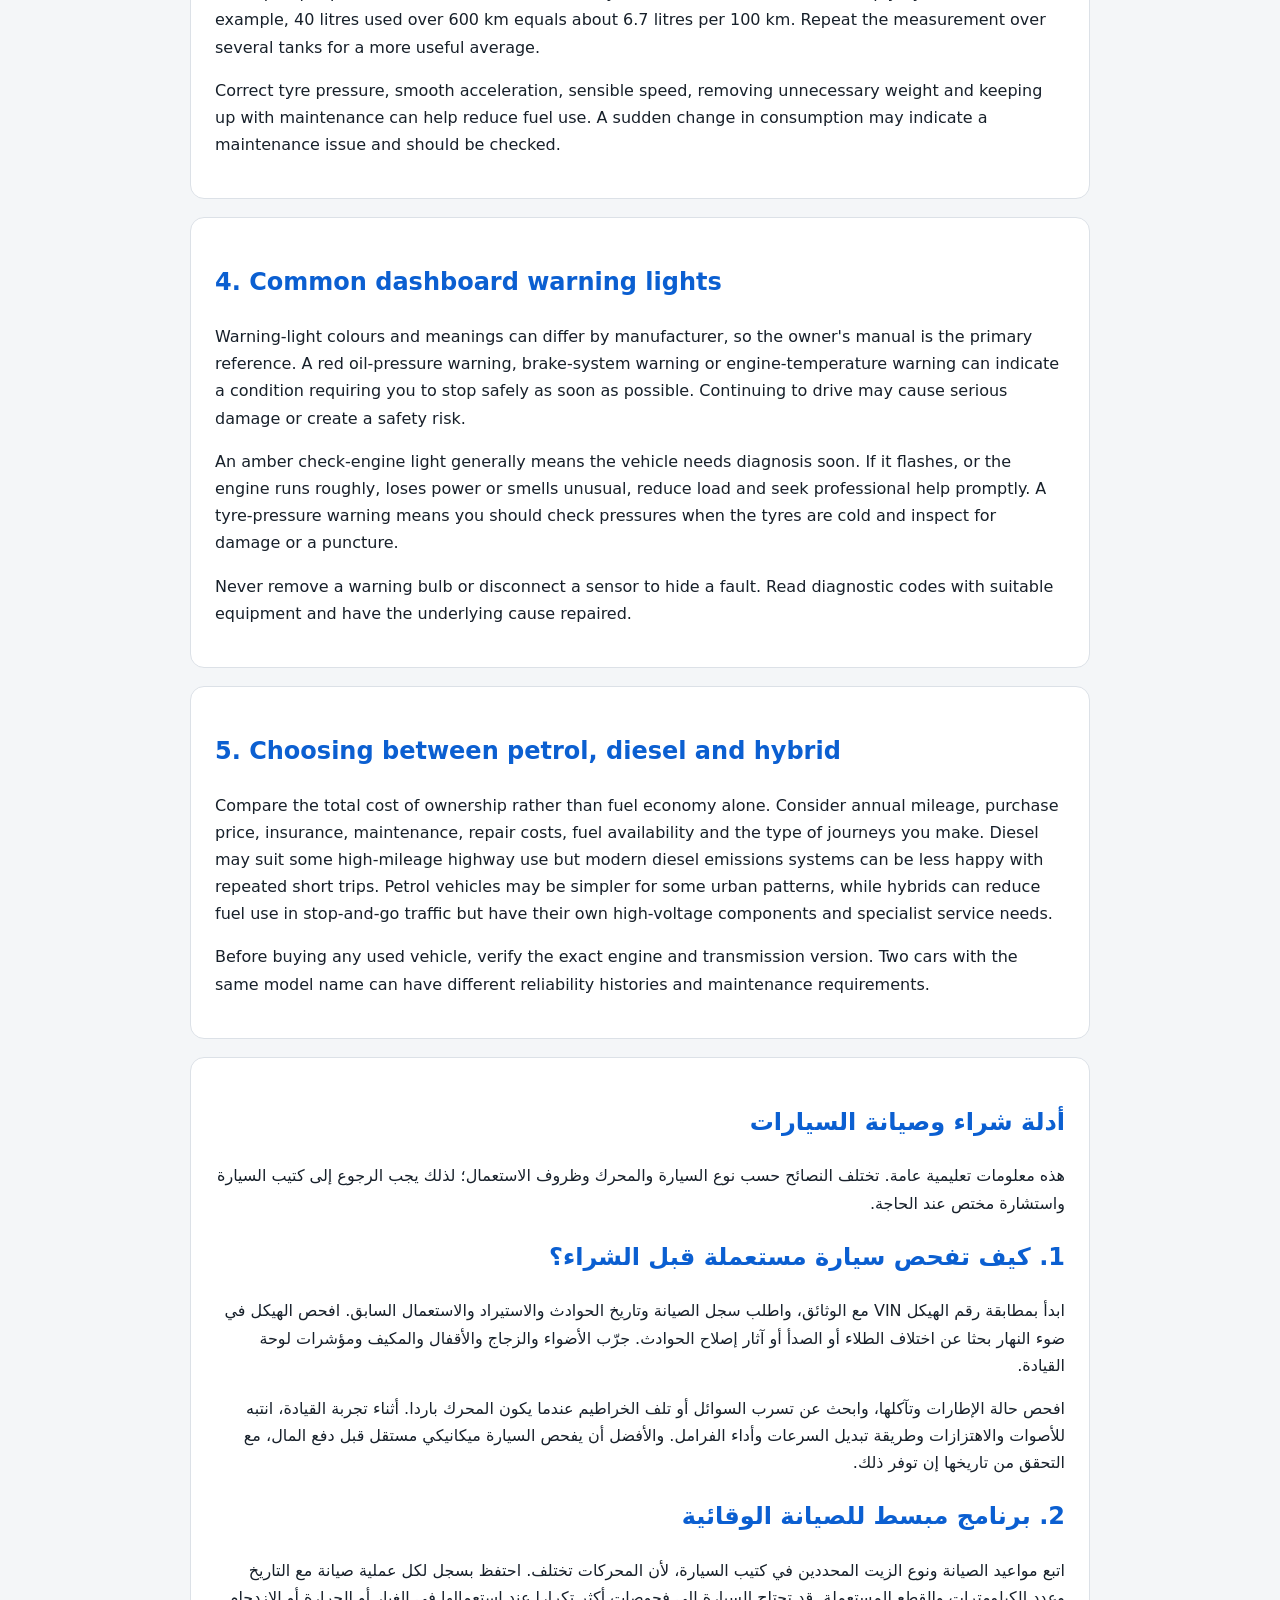
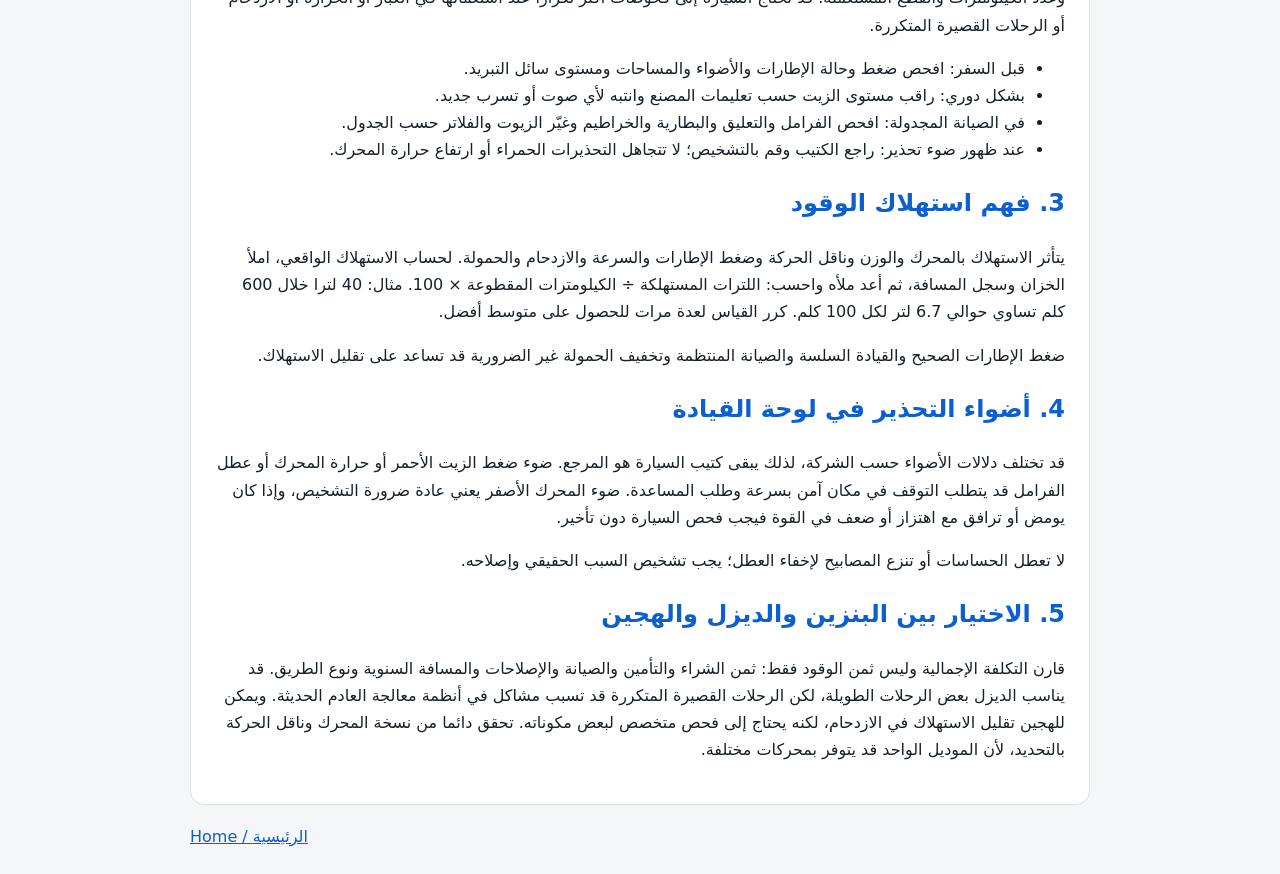
<file: guides.html>
<!doctype html><html lang="en"><head><meta charset="utf-8"><meta name="viewport" content="width=device-width,initial-scale=1"><meta name="description" content="Practical guides to buying, maintaining and understanding cars."><title>Car Buying & Maintenance Guides | Car Guide</title><style>body{font-family:system-ui,Arial,sans-serif;line-height:1.7;margin:0;background:#f4f6f8;color:#17202a}.wrap{max-width:900px;margin:auto;padding:24px 18px}.card{background:white;padding:24px;border:1px solid #dce1e7;border-radius:14px;margin:18px 0}a{color:#0b5fd1}nav{display:flex;gap:16px;flex-wrap:wrap;padding:14px 0}h1,h2{color:#0b5fd1}.muted{color:#5d6874}</style></head><body><main class="wrap"><nav><a href="index.html">Car Guide Home</a><a href="about.html">About Us</a><a href="contact.html">Contact Us</a><a href="privacy-policy.html">Privacy Policy</a></nav><h1>Car Buying & Maintenance Guides</h1><p class="muted">Practical educational information. Requirements and recommendations vary by vehicle, market and driving conditions; always consult the owner's manual and a qualified professional.</p>
<article class="card"><h2>1. How to inspect a used car before buying</h2><p>Start by checking the vehicle identification number (VIN), registration documents and service history. Make sure the VIN on the car matches the documents. Ask whether the car has been involved in an accident, imported, modified or used commercially, and verify the answers independently where possible.</p><p>Inspect the body in daylight. Look for uneven panel gaps, paint differences, rust, water damage and signs of poorly repaired accident damage. Check that all lights, windows, locks, air conditioning, dashboard indicators and safety equipment work. Uneven tyre wear can indicate alignment, suspension or tyre-pressure problems.</p><p>With the engine cold, look for fluid leaks and damaged hoses. During a test drive, listen for unusual knocks, vibration or transmission slipping. Test the brakes in a safe place and check whether the car pulls to one side. Never rely only on a short test drive: arrange an independent inspection by a qualified mechanic and, where available, obtain a vehicle-history report before paying.</p></article>
<article class="card"><h2>2. A simple preventive maintenance schedule</h2><p>Use the maintenance intervals in the owner's manual because oil type, driving conditions and engine design differ. Keep a written record of every service, including date, mileage, parts and fluids used. Severe conditions such as frequent short trips, dust, high temperatures, towing or heavy traffic may require more frequent checks.</p><ul><li><strong>Before long journeys:</strong> check tyre condition and pressure, lights, wipers, coolant level and visible leaks.</li><li><strong>Regularly:</strong> check engine-oil level as instructed by the manufacturer, inspect tyres and listen for new noises.</li><li><strong>At scheduled services:</strong> replace oil and filters as specified, inspect brakes and suspension, and check belts, hoses and battery condition.</li><li><strong>When a warning light appears:</strong> consult the owner's manual and arrange diagnosis. Do not ignore red warnings or signs of overheating, low oil pressure or brake problems.</li></ul><p>Do not open a hot cooling system. If the engine overheats or a serious warning appears, stop safely and seek professional assistance.</p></article>
<article class="card"><h2>3. Understanding fuel consumption</h2><p>Fuel consumption depends on the engine, vehicle weight, transmission, tyres, road gradient, traffic, weather, load and driving style. A manufacturer's figure is measured under a test procedure and may differ from everyday use.</p><p>To calculate real-world consumption, fill the tank, reset the trip meter, drive normally, then refill at the same pump if practical. Divide the litres added by the kilometres driven and multiply by 100. For example, 40 litres used over 600 km equals about 6.7 litres per 100 km. Repeat the measurement over several tanks for a more useful average.</p><p>Correct tyre pressure, smooth acceleration, sensible speed, removing unnecessary weight and keeping up with maintenance can help reduce fuel use. A sudden change in consumption may indicate a maintenance issue and should be checked.</p></article>
<article class="card"><h2>4. Common dashboard warning lights</h2><p>Warning-light colours and meanings can differ by manufacturer, so the owner's manual is the primary reference. A red oil-pressure warning, brake-system warning or engine-temperature warning can indicate a condition requiring you to stop safely as soon as possible. Continuing to drive may cause serious damage or create a safety risk.</p><p>An amber check-engine light generally means the vehicle needs diagnosis soon. If it flashes, or the engine runs roughly, loses power or smells unusual, reduce load and seek professional help promptly. A tyre-pressure warning means you should check pressures when the tyres are cold and inspect for damage or a puncture.</p><p>Never remove a warning bulb or disconnect a sensor to hide a fault. Read diagnostic codes with suitable equipment and have the underlying cause repaired.</p></article>
<article class="card"><h2>5. Choosing between petrol, diesel and hybrid</h2><p>Compare the total cost of ownership rather than fuel economy alone. Consider annual mileage, purchase price, insurance, maintenance, repair costs, fuel availability and the type of journeys you make. Diesel may suit some high-mileage highway use but modern diesel emissions systems can be less happy with repeated short trips. Petrol vehicles may be simpler for some urban patterns, while hybrids can reduce fuel use in stop-and-go traffic but have their own high-voltage components and specialist service needs.</p><p>Before buying any used vehicle, verify the exact engine and transmission version. Two cars with the same model name can have different reliability histories and maintenance requirements.</p></article>
<section class="card" lang="ar" dir="rtl"><h1>أدلة شراء وصيانة السيارات</h1><p>هذه معلومات تعليمية عامة. تختلف النصائح حسب نوع السيارة والمحرك وظروف الاستعمال؛ لذلك يجب الرجوع إلى كتيب السيارة واستشارة مختص عند الحاجة.</p><h2>1. كيف تفحص سيارة مستعملة قبل الشراء؟</h2><p>ابدأ بمطابقة رقم الهيكل VIN مع الوثائق، واطلب سجل الصيانة وتاريخ الحوادث والاستيراد والاستعمال السابق. افحص الهيكل في ضوء النهار بحثا عن اختلاف الطلاء أو الصدأ أو آثار إصلاح الحوادث. جرّب الأضواء والزجاج والأقفال والمكيف ومؤشرات لوحة القيادة.</p><p>افحص حالة الإطارات وتآكلها، وابحث عن تسرب السوائل أو تلف الخراطيم عندما يكون المحرك باردا. أثناء تجربة القيادة، انتبه للأصوات والاهتزازات وطريقة تبديل السرعات وأداء الفرامل. والأفضل أن يفحص السيارة ميكانيكي مستقل قبل دفع المال، مع التحقق من تاريخها إن توفر ذلك.</p><h2>2. برنامج مبسط للصيانة الوقائية</h2><p>اتبع مواعيد الصيانة ونوع الزيت المحددين في كتيب السيارة، لأن المحركات تختلف. احتفظ بسجل لكل عملية صيانة مع التاريخ وعدد الكيلومترات والقطع المستعملة. قد تحتاج السيارة إلى فحوصات أكثر تكرارا عند استعمالها في الغبار أو الحرارة أو الازدحام أو الرحلات القصيرة المتكررة.</p><ul><li>قبل السفر: افحص ضغط وحالة الإطارات والأضواء والمساحات ومستوى سائل التبريد.</li><li>بشكل دوري: راقب مستوى الزيت حسب تعليمات المصنع وانتبه لأي صوت أو تسرب جديد.</li><li>في الصيانة المجدولة: افحص الفرامل والتعليق والبطارية والخراطيم وغيّر الزيوت والفلاتر حسب الجدول.</li><li>عند ظهور ضوء تحذير: راجع الكتيب وقم بالتشخيص؛ لا تتجاهل التحذيرات الحمراء أو ارتفاع حرارة المحرك.</li></ul><h2>3. فهم استهلاك الوقود</h2><p>يتأثر الاستهلاك بالمحرك والوزن وناقل الحركة وضغط الإطارات والسرعة والازدحام والحمولة. لحساب الاستهلاك الواقعي، املأ الخزان وسجل المسافة، ثم أعد ملأه واحسب: اللترات المستهلكة ÷ الكيلومترات المقطوعة × 100. مثال: 40 لترا خلال 600 كلم تساوي حوالي 6.7 لتر لكل 100 كلم. كرر القياس لعدة مرات للحصول على متوسط أفضل.</p><p>ضغط الإطارات الصحيح والقيادة السلسة والصيانة المنتظمة وتخفيف الحمولة غير الضرورية قد تساعد على تقليل الاستهلاك.</p><h2>4. أضواء التحذير في لوحة القيادة</h2><p>قد تختلف دلالات الأضواء حسب الشركة، لذلك يبقى كتيب السيارة هو المرجع. ضوء ضغط الزيت الأحمر أو حرارة المحرك أو عطل الفرامل قد يتطلب التوقف في مكان آمن بسرعة وطلب المساعدة. ضوء المحرك الأصفر يعني عادة ضرورة التشخيص، وإذا كان يومض أو ترافق مع اهتزاز أو ضعف في القوة فيجب فحص السيارة دون تأخير.</p><p>لا تعطل الحساسات أو تنزع المصابيح لإخفاء العطل؛ يجب تشخيص السبب الحقيقي وإصلاحه.</p><h2>5. الاختيار بين البنزين والديزل والهجين</h2><p>قارن التكلفة الإجمالية وليس ثمن الوقود فقط: ثمن الشراء والتأمين والصيانة والإصلاحات والمسافة السنوية ونوع الطريق. قد يناسب الديزل بعض الرحلات الطويلة، لكن الرحلات القصيرة المتكررة قد تسبب مشاكل في أنظمة معالجة العادم الحديثة. ويمكن للهجين تقليل الاستهلاك في الازدحام، لكنه يحتاج إلى فحص متخصص لبعض مكوناته. تحقق دائما من نسخة المحرك وناقل الحركة بالتحديد، لأن الموديل الواحد قد يتوفر بمحركات مختلفة.</p></section><footer><a href="index.html">Home / الرئيسية</a></footer></main></body></html>
</file>
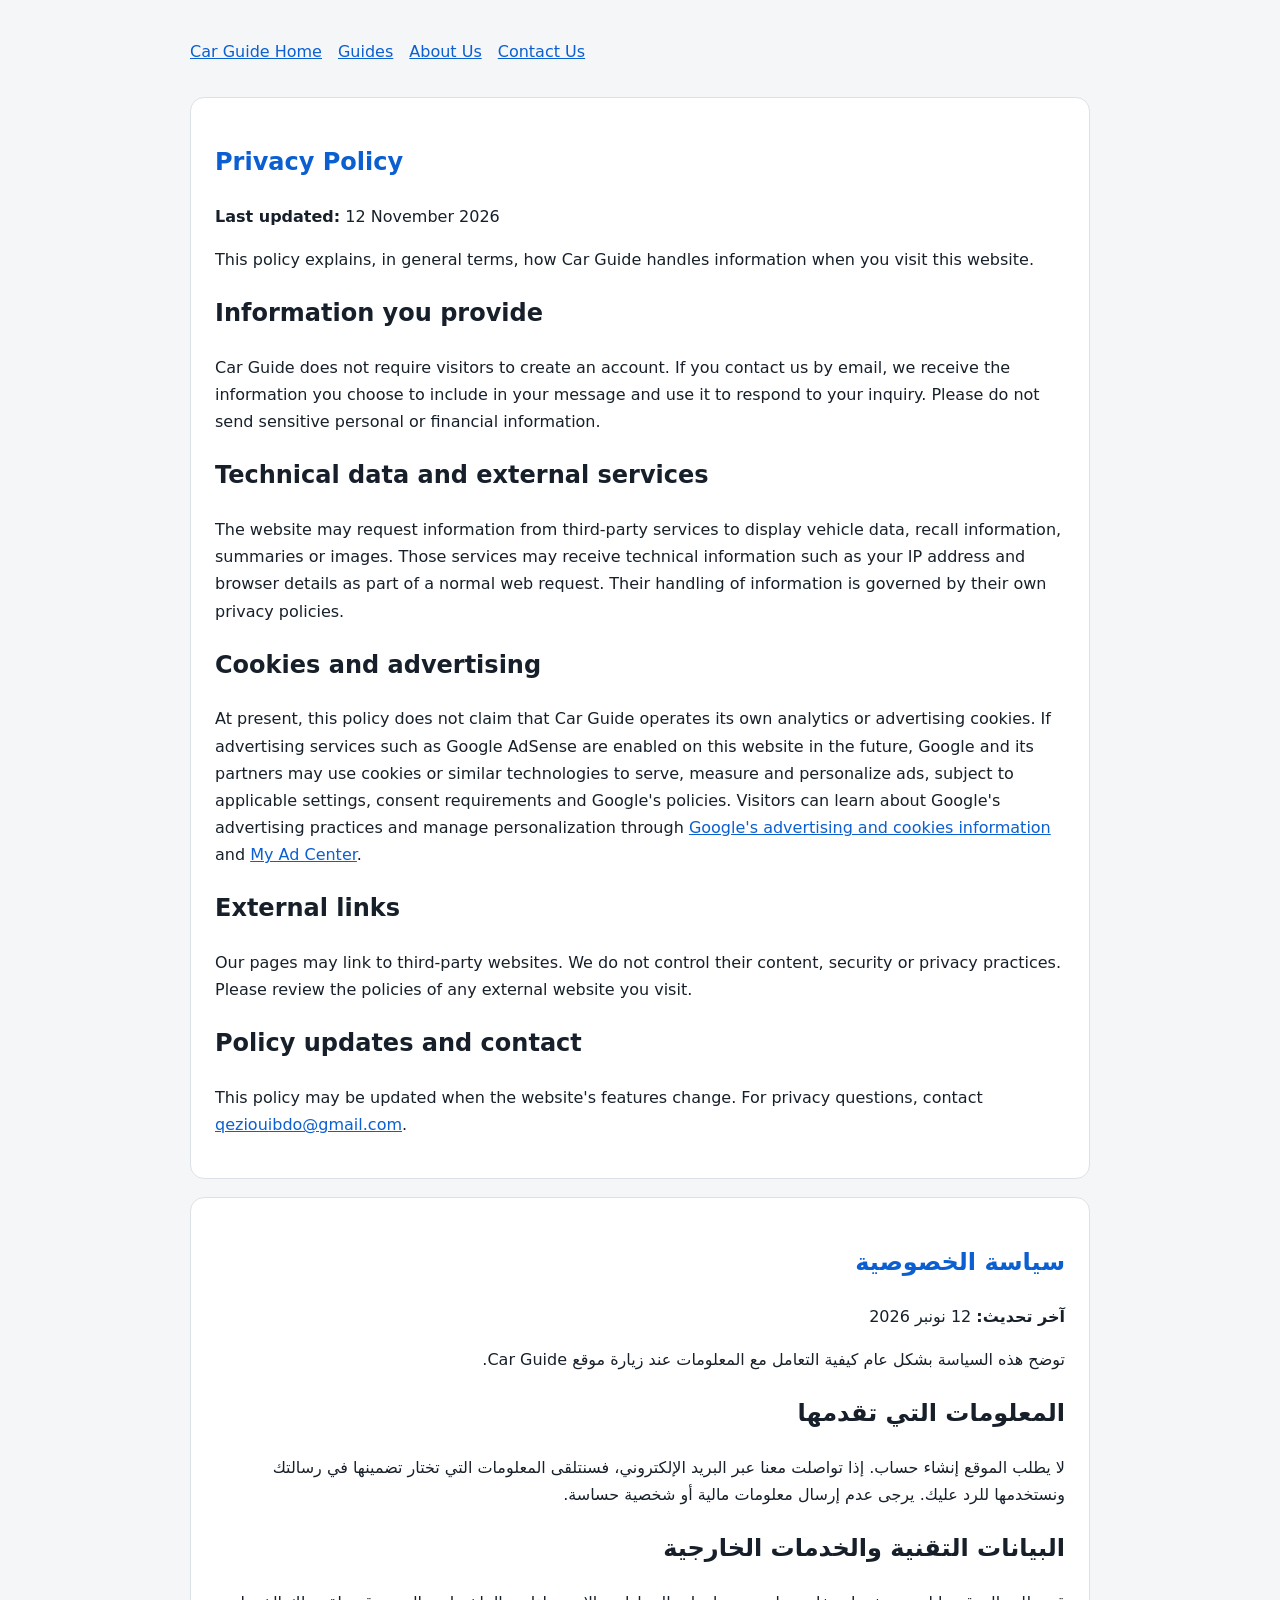
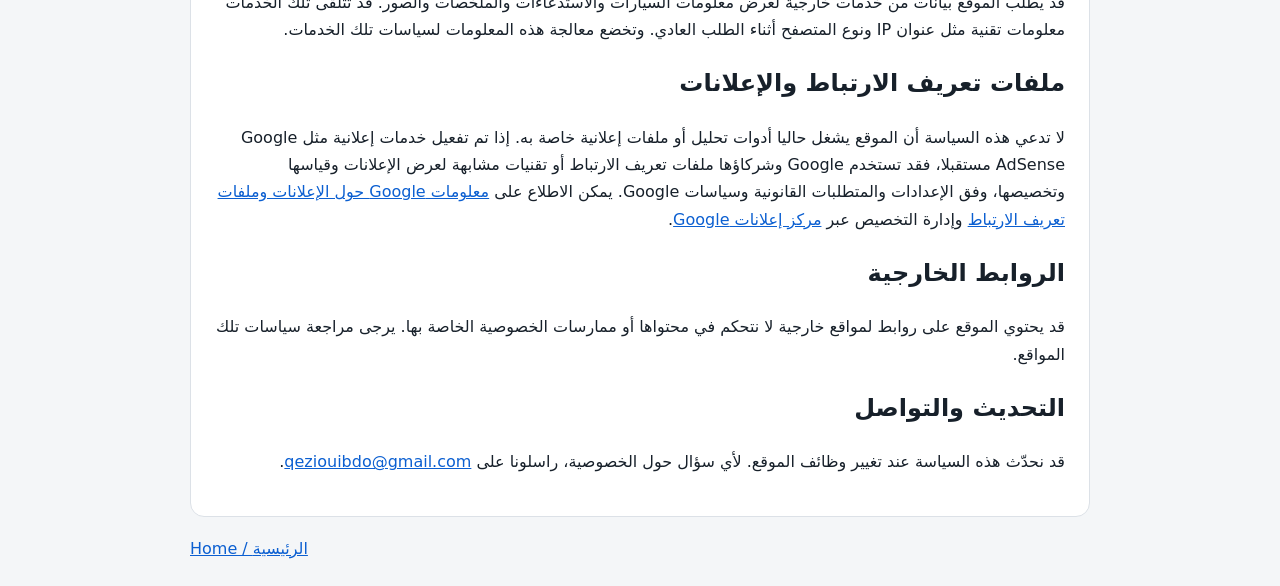
<file: privacy-policy.html>
<!doctype html><html lang="en"><head><meta charset="utf-8"><meta name="viewport" content="width=device-width,initial-scale=1"><meta name="description" content="Car Guide privacy policy and information about cookies and third-party services."><title>Privacy Policy | Car Guide</title><style>body{font-family:system-ui,Arial,sans-serif;line-height:1.7;margin:0;background:#f4f6f8;color:#17202a}.wrap{max-width:900px;margin:auto;padding:24px 18px}.card{background:white;padding:24px;border:1px solid #dce1e7;border-radius:14px;margin:18px 0}a{color:#0b5fd1}nav{display:flex;gap:16px;flex-wrap:wrap;padding:14px 0}h1{color:#0b5fd1}</style></head><body><main class="wrap"><nav><a href="index.html">Car Guide Home</a><a href="guides.html">Guides</a><a href="about.html">About Us</a><a href="contact.html">Contact Us</a></nav><section class="card"><h1>Privacy Policy</h1><p><strong>Last updated:</strong> 12 November 2026</p><p>This policy explains, in general terms, how Car Guide handles information when you visit this website.</p><h2>Information you provide</h2><p>Car Guide does not require visitors to create an account. If you contact us by email, we receive the information you choose to include in your message and use it to respond to your inquiry. Please do not send sensitive personal or financial information.</p><h2>Technical data and external services</h2><p>The website may request information from third-party services to display vehicle data, recall information, summaries or images. Those services may receive technical information such as your IP address and browser details as part of a normal web request. Their handling of information is governed by their own privacy policies.</p><h2>Cookies and advertising</h2><p>At present, this policy does not claim that Car Guide operates its own analytics or advertising cookies. If advertising services such as Google AdSense are enabled on this website in the future, Google and its partners may use cookies or similar technologies to serve, measure and personalize ads, subject to applicable settings, consent requirements and Google's policies. Visitors can learn about Google's advertising practices and manage personalization through <a href="https://policies.google.com/technologies/ads" target="_blank" rel="noopener">Google's advertising and cookies information</a> and <a href="https://myadcenter.google.com/" target="_blank" rel="noopener">My Ad Center</a>.</p><h2>External links</h2><p>Our pages may link to third-party websites. We do not control their content, security or privacy practices. Please review the policies of any external website you visit.</p><h2>Policy updates and contact</h2><p>This policy may be updated when the website's features change. For privacy questions, contact <a href="mailto:qeziouibdo@gmail.com">qeziouibdo@gmail.com</a>.</p></section><section class="card" lang="ar" dir="rtl"><h1>سياسة الخصوصية</h1><p><strong>آخر تحديث:</strong> 12 نونبر 2026</p><p>توضح هذه السياسة بشكل عام كيفية التعامل مع المعلومات عند زيارة موقع Car Guide.</p><h2>المعلومات التي تقدمها</h2><p>لا يطلب الموقع إنشاء حساب. إذا تواصلت معنا عبر البريد الإلكتروني، فسنتلقى المعلومات التي تختار تضمينها في رسالتك ونستخدمها للرد عليك. يرجى عدم إرسال معلومات مالية أو شخصية حساسة.</p><h2>البيانات التقنية والخدمات الخارجية</h2><p>قد يطلب الموقع بيانات من خدمات خارجية لعرض معلومات السيارات والاستدعاءات والملخصات والصور. قد تتلقى تلك الخدمات معلومات تقنية مثل عنوان IP ونوع المتصفح أثناء الطلب العادي. وتخضع معالجة هذه المعلومات لسياسات تلك الخدمات.</p><h2>ملفات تعريف الارتباط والإعلانات</h2><p>لا تدعي هذه السياسة أن الموقع يشغل حاليا أدوات تحليل أو ملفات إعلانية خاصة به. إذا تم تفعيل خدمات إعلانية مثل Google AdSense مستقبلا، فقد تستخدم Google وشركاؤها ملفات تعريف الارتباط أو تقنيات مشابهة لعرض الإعلانات وقياسها وتخصيصها، وفق الإعدادات والمتطلبات القانونية وسياسات Google. يمكن الاطلاع على <a href="https://policies.google.com/technologies/ads" target="_blank" rel="noopener">معلومات Google حول الإعلانات وملفات تعريف الارتباط</a> وإدارة التخصيص عبر <a href="https://myadcenter.google.com/" target="_blank" rel="noopener">مركز إعلانات Google</a>.</p><h2>الروابط الخارجية</h2><p>قد يحتوي الموقع على روابط لمواقع خارجية لا نتحكم في محتواها أو ممارسات الخصوصية الخاصة بها. يرجى مراجعة سياسات تلك المواقع.</p><h2>التحديث والتواصل</h2><p>قد نحدّث هذه السياسة عند تغيير وظائف الموقع. لأي سؤال حول الخصوصية، راسلونا على <a href="mailto:qeziouibdo@gmail.com">qeziouibdo@gmail.com</a>.</p></section><footer><a href="index.html">Home / الرئيسية</a></footer></main></body></html>
</file>
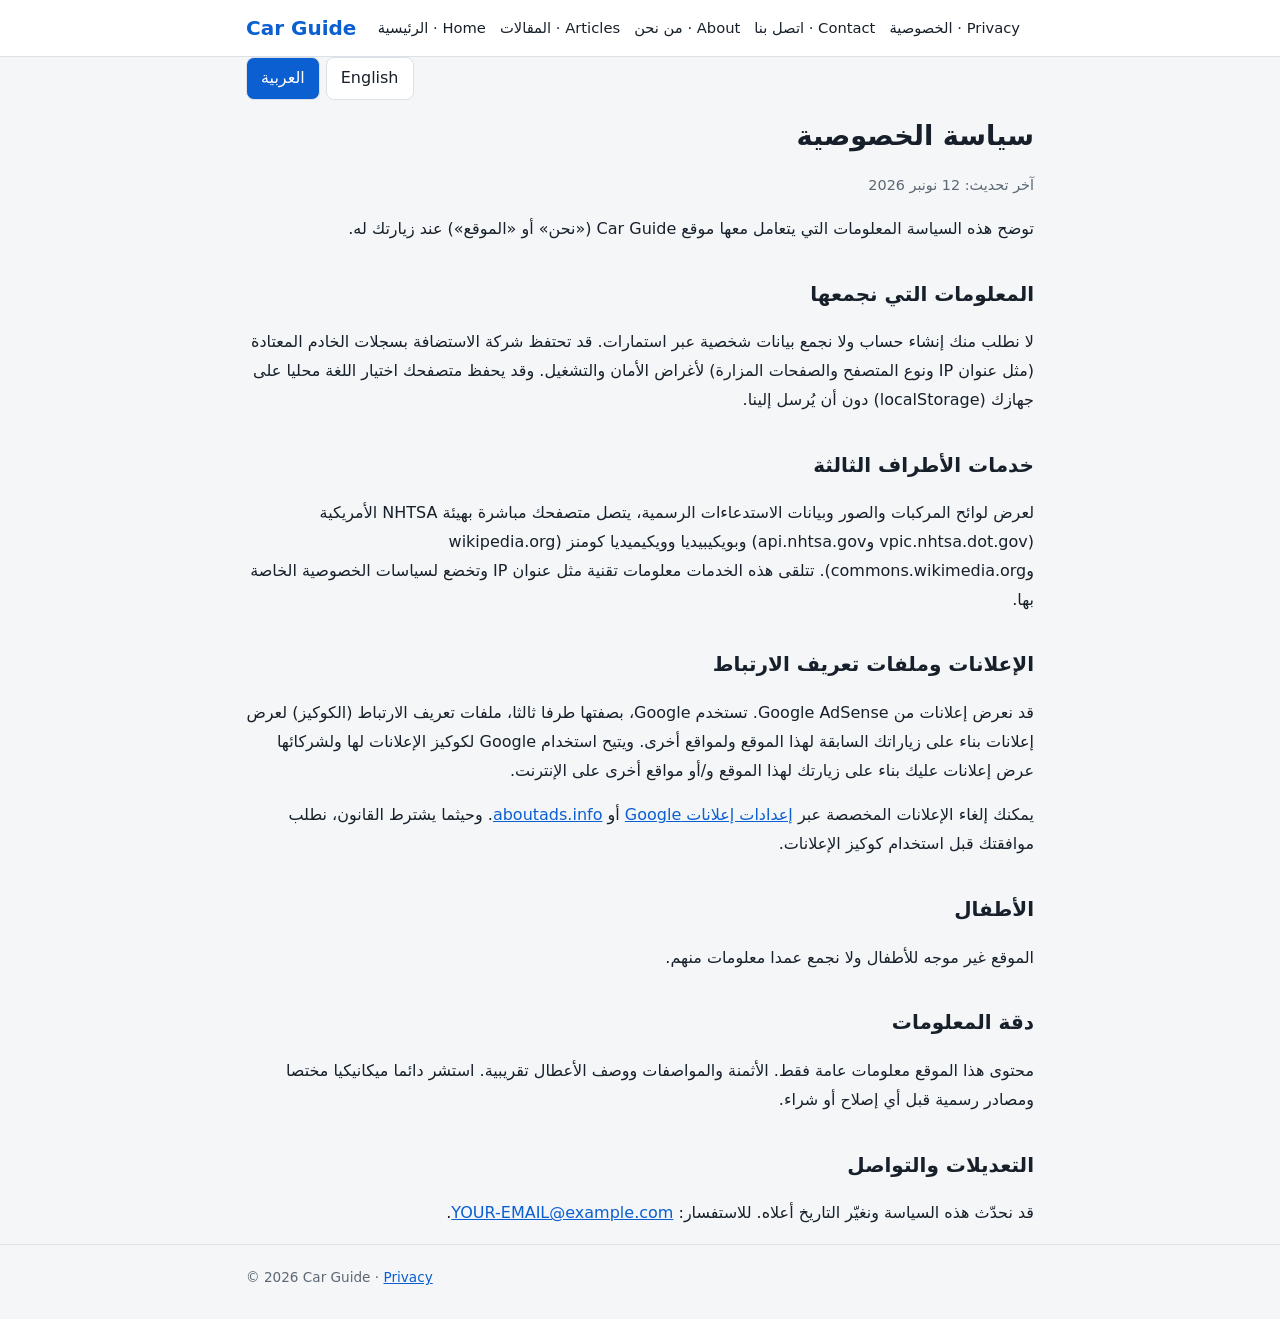
<file: privacy.html>
<!DOCTYPE html>
<html lang="en" dir="ltr"><head><meta charset="utf-8"><meta name="viewport" content="width=device-width, initial-scale=1"><title>Privacy Policy · سياسة الخصوصية · Car Guide</title><meta name="description" content="Privacy policy of Car Guide: data, cookies and Google AdSense. سياسة الخصوصية لموقع Car Guide."><link rel="stylesheet" href="style.css"></head><body><header class="top"><div class="wrap"><a class="logo" href="index.html">Car Guide</a><nav><a href="index.html">الرئيسية · Home</a><a href="articles.html">المقالات · Articles</a><a href="about.html">من نحن · About</a><a href="contact.html">اتصل بنا · Contact</a><a href="privacy.html">الخصوصية · Privacy</a></nav></div></header><main class="wrap"><div class="lt"><button data-l="ar">العربية</button><button data-l="en">English</button></div><div id="en" lang="en" dir="ltr"><h1>Privacy Policy</h1><p class="mut">Last updated: November 12, 2026</p>
<p>This policy explains what information Car Guide ("we", "the site") handles when you visit this website.</p>
<h2>Information we collect</h2><p>We do not ask you to create an account and we do not collect personal data through forms. Our hosting provider may keep standard server logs (such as IP address, browser type and pages visited) for security and operation. Your browser may store your language choice locally on your device (localStorage). It is not sent to us.</p>
<h2>Third-party services</h2><p>To show vehicle lists, photos and official recall data, your browser connects directly to the U.S. NHTSA (vpic.nhtsa.dot.gov and api.nhtsa.gov) and to Wikipedia and Wikimedia Commons (wikipedia.org and commons.wikimedia.org). These services receive technical information such as your IP address and are governed by their own privacy policies.</p>
<h2>Advertising and cookies</h2><p>We may display ads served by Google AdSense. Google, as a third-party vendor, uses cookies to serve ads based on your previous visits to this and other websites. Google's use of advertising cookies enables it and its partners to serve ads to you based on your visit to this site and/or other sites on the Internet.</p>
<p>You can opt out of personalized advertising by visiting <a href="https://adssettings.google.com" rel="noopener">Google Ads Settings</a>, or <a href="https://optout.aboutads.info" rel="noopener">aboutads.info</a>. Where the law requires it, we ask for your consent before using advertising cookies.</p>
<h2>Children</h2><p>The site is not directed at children and we do not knowingly collect information from them.</p>
<h2>Information accuracy</h2><p>Content on this site is general information only. Prices, specifications and problem descriptions are approximate. Always consult a qualified mechanic and official sources before repairs or purchases.</p>
<h2>Changes and contact</h2><p>We may update this policy and will change the date above. Questions: <a href="mailto:YOUR-EMAIL@example.com">YOUR-EMAIL@example.com</a>.</p></div><div id="ar" lang="ar" dir="rtl"><h1>سياسة الخصوصية</h1><p class="mut">آخر تحديث: 12 نونبر 2026</p>
<p>توضح هذه السياسة المعلومات التي يتعامل معها موقع Car Guide («نحن» أو «الموقع») عند زيارتك له.</p>
<h2>المعلومات التي نجمعها</h2><p>لا نطلب منك إنشاء حساب ولا نجمع بيانات شخصية عبر استمارات. قد تحتفظ شركة الاستضافة بسجلات الخادم المعتادة (مثل عنوان IP ونوع المتصفح والصفحات المزارة) لأغراض الأمان والتشغيل. وقد يحفظ متصفحك اختيار اللغة محليا على جهازك (localStorage) دون أن يُرسل إلينا.</p>
<h2>خدمات الأطراف الثالثة</h2><p>لعرض لوائح المركبات والصور وبيانات الاستدعاءات الرسمية، يتصل متصفحك مباشرة بهيئة NHTSA الأمريكية (vpic.nhtsa.dot.gov وapi.nhtsa.gov) وبويكيبيديا وويكيميديا كومنز (wikipedia.org وcommons.wikimedia.org). تتلقى هذه الخدمات معلومات تقنية مثل عنوان IP وتخضع لسياسات الخصوصية الخاصة بها.</p>
<h2>الإعلانات وملفات تعريف الارتباط</h2><p>قد نعرض إعلانات من Google AdSense. تستخدم Google، بصفتها طرفا ثالثا، ملفات تعريف الارتباط (الكوكيز) لعرض إعلانات بناء على زياراتك السابقة لهذا الموقع ولمواقع أخرى. ويتيح استخدام Google لكوكيز الإعلانات لها ولشركائها عرض إعلانات عليك بناء على زيارتك لهذا الموقع و/أو مواقع أخرى على الإنترنت.</p>
<p>يمكنك إلغاء الإعلانات المخصصة عبر <a href="https://adssettings.google.com" rel="noopener">إعدادات إعلانات Google</a> أو <a href="https://optout.aboutads.info" rel="noopener">aboutads.info</a>. وحيثما يشترط القانون، نطلب موافقتك قبل استخدام كوكيز الإعلانات.</p>
<h2>الأطفال</h2><p>الموقع غير موجه للأطفال ولا نجمع عمدا معلومات منهم.</p>
<h2>دقة المعلومات</h2><p>محتوى هذا الموقع معلومات عامة فقط. الأثمنة والمواصفات ووصف الأعطال تقريبية. استشر دائما ميكانيكيا مختصا ومصادر رسمية قبل أي إصلاح أو شراء.</p>
<h2>التعديلات والتواصل</h2><p>قد نحدّث هذه السياسة ونغيّر التاريخ أعلاه. للاستفسار: <a href="mailto:YOUR-EMAIL@example.com">YOUR-EMAIL@example.com</a>.</p></div></main><footer><div class="wrap">© 2026 Car Guide · <a href="privacy.html">Privacy</a></div></footer><script>(function(){var l="ar";try{l=localStorage.getItem("lang")||"ar"}catch(e){}function s(x){["ar","en"].forEach(function(k){document.getElementById(k).hidden=k!==x});document.querySelectorAll(".lt button").forEach(function(b){b.className=b.dataset.l===x?"on":""});try{localStorage.setItem("lang",x)}catch(e){}}document.querySelectorAll(".lt button").forEach(function(b){b.onclick=function(){s(b.dataset.l)}});s(l==="en"?"en":"ar")})()</script></body></html>
</file>
<file: style.css>
:root{--bg:#f4f6f8;--card:#fff;--tx:#17202a;--mut:#5d6874;--ac:#0b5fd1;--bd:#dce1e7}
@media (prefers-color-scheme:dark){:root{--bg:#0f1318;--card:#171d24;--tx:#e8eaed;--mut:#9aa5b1;--ac:#6aa6ff;--bd:#28313b}}
*{box-sizing:border-box}body{margin:0;background:var(--bg);color:var(--tx);font-family:system-ui,-apple-system,"Segoe UI",Tahoma,Arial,sans-serif;line-height:1.8}
.wrap{max-width:820px;margin:0 auto;padding:0 16px}
.top{background:var(--card);border-bottom:1px solid var(--bd)}.top .wrap{display:flex;justify-content:space-between;align-items:center;gap:12px;flex-wrap:wrap;padding-top:10px;padding-bottom:10px}
.logo{font-weight:800;font-size:1.25rem;color:var(--ac);text-decoration:none}
nav a{color:var(--tx);text-decoration:none;margin-inline-end:14px;font-size:.92rem}nav a:hover{color:var(--ac)}
main{padding:24px 0 40px}h1{font-size:1.7rem;line-height:1.35}h2{font-size:1.25rem;margin-top:1.6em}a{color:var(--ac)}
.mut{color:var(--mut);font-size:.9rem}.card{background:var(--card);border:1px solid var(--bd);border-radius:12px;padding:16px 18px;margin:12px 0}
.lt{display:flex;gap:6px;margin-bottom:16px}.lt button{border:1px solid var(--bd);background:var(--card);color:var(--tx);padding:6px 14px;border-radius:8px;cursor:pointer;font:inherit}.lt button.on{background:var(--ac);color:#fff}
footer{padding:20px 0 30px;color:var(--mut);font-size:.85rem;border-top:1px solid var(--bd)}
</file>
